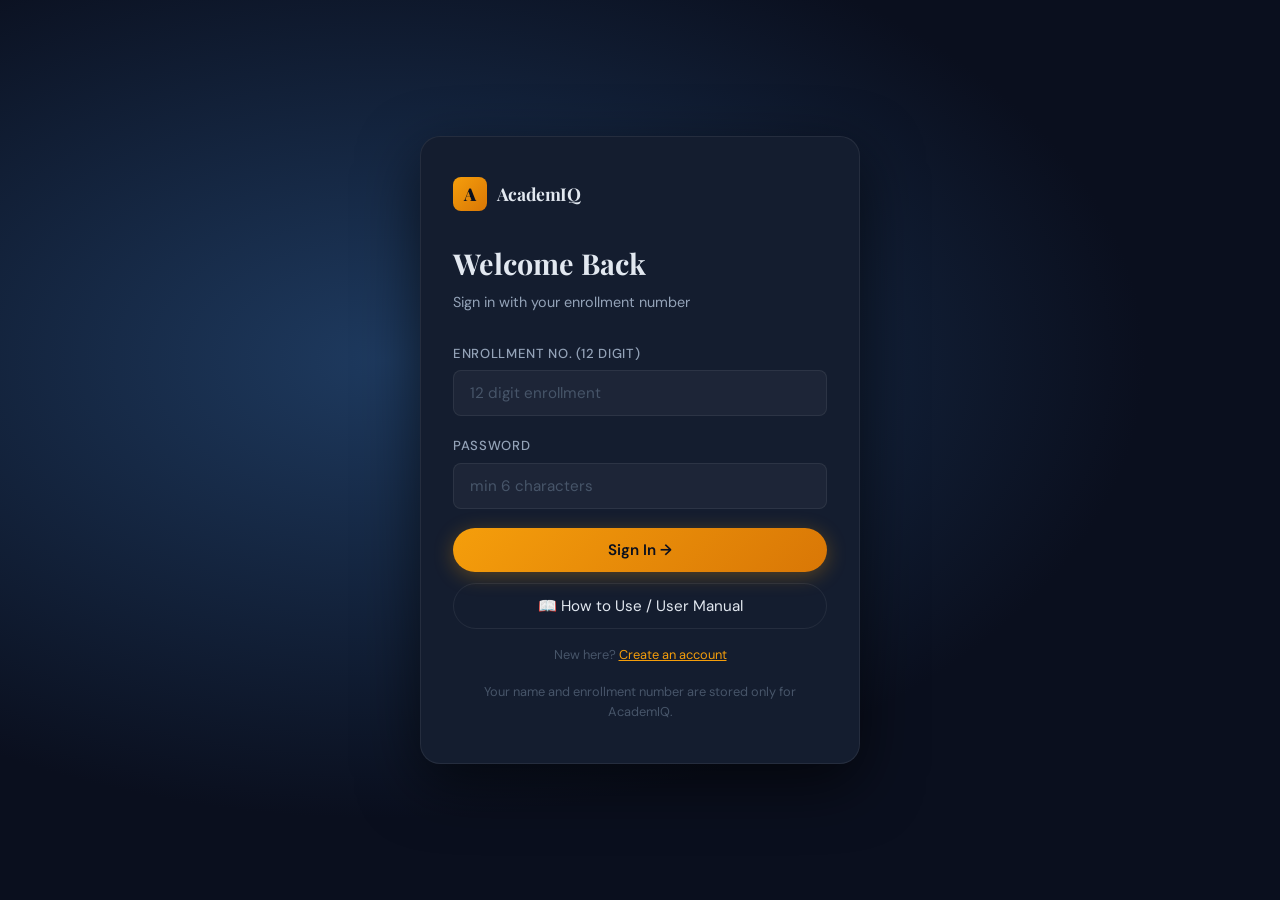
<file: index.html>
<!DOCTYPE html>
<html lang="en">

<head>
    <meta charset="UTF-8" />
    <meta name="viewport" content="width=device-width, initial-scale=1.0" />
    <meta name="description" content="AcademIQ — GTU Diploma notes, old papers, assignments and quizzes for students.">
    <title>AcademIQ — Student Learning Hub</title>
    <link rel="stylesheet" href="style.css" />
    <link rel="preconnect" href="https://fonts.googleapis.com" />
    <link
        href="https://fonts.googleapis.com/css2?family=Playfair+Display:wght@700;900&family=DM+Sans:wght@300;400;500;600&family=DM+Mono:wght@400;500&family=Noto+Sans+Gujarati:wght@400;500;600&display=swap"
        rel="stylesheet" />
    <link rel="icon" type="image/png" href="image.png">
    <link rel="manifest" href="manifest.webmanifest">
    <link rel="apple-touch-icon" href="apple-touch-icon.png">
    <meta name="theme-color" content="#0a0f1e">
    <meta name="apple-mobile-web-app-capable" content="yes">
    <meta name="apple-mobile-web-app-title" content="AcademIQ">
</head>

<body>

    <!-- ══════════════════════════════════════
     LOGIN OVERLAY
══════════════════════════════════════ -->
    <div id="loginOverlay" class="login-overlay">
        <div class="login-card">
            <div class="login-logo">
                <span class="logo-mark">A</span>
                <span class="logo-text">AcademIQ</span>
            </div>
            <h2 class="login-title" id="authTitle">Welcome Back</h2>
            <p class="login-sub">Sign in with your enrollment number</p>
            <div class="form-group"><label>Enrollment No. (12 digit)</label><input type="text" id="loginEnroll"
                    inputmode="numeric" maxlength="12" placeholder="12 digit enrollment" autocomplete="username" />
            </div>
            <div class="form-group hidden" id="regOnly"><label>Full Name</label><input type="text" id="loginName"
                    maxlength="40" placeholder="Your full name" autocomplete="name" /></div>
            <div class="form-group"><label>Password</label><input type="password" id="loginPassword"
                    placeholder="min 6 characters" autocomplete="current-password" /></div>
            <div class="form-group hidden" id="regOnly2"><label>Confirm Password</label><input type="password"
                    id="loginPassword2" placeholder="Re-enter password" autocomplete="new-password" /></div>
            <div id="loginError" class="login-error hidden"></div>
            <button class="btn-primary full-width" id="authBtn" onclick="handleLogin()">Sign In →</button>
            <button type="button" class="btn-ghost manual-btn" onclick="openManual(this)">📖 How to Use / User
                Manual</button>
            <p class="login-hint" id="authSwitch">New here? <a href="#"
                    onclick="setAuthMode('register');return false">Create an account</a></p>
            <p class="login-hint">Your name and enrollment number are stored only for AcademIQ.</p>
        </div>
    </div>

    <!-- ══════════════════════════════════════
     MAIN APP
══════════════════════════════════════ -->
    <div id="app" class="app hidden">

        <!-- HEADER -->
        <header class="site-header">
            <div class="header-inner">
                <div class="header-logo">
                    <span class="logo-mark">A</span>
                    <span class="logo-text">AcademIQ</span>
                </div>
                <nav class="header-nav">
                    <a href="#home" class="nav-link active" data-section="home">Home</a>
                    <a href="#notes" class="nav-link" data-section="notes">Notes</a>
                    <a href="#quiz" class="nav-link" data-section="quiz">Quiz</a>
                    <a href="#leaderboard" class="nav-link" data-section="leaderboard">Leaderboard</a>
                </nav>
                <div class="header-user">
                    <span class="user-pill" id="headerUsername"></span>
                    <button class="btn-outline-sm" onclick="handleLogout()">Logout</button>
                </div>
                <button class="hamburger" id="hamburger" onclick="toggleMobileMenu()" aria-label="Open menu">
                    <span></span><span></span><span></span>
                </button>
            </div>
            <div class="mobile-menu hidden" id="mobileMenu">
                <a href="#home" class="mob-link" onclick="navTo('home')">Home</a>
                <a href="#notes" class="mob-link" onclick="navTo('notes')">Notes</a>
                <a href="#quiz" class="mob-link" onclick="navTo('quiz')">Quiz</a>
                <a href="#leaderboard" class="mob-link" onclick="navTo('leaderboard')">Leaderboard</a>
                <button class="btn-outline-sm" onclick="handleLogout()">Logout</button>
            </div>
        </header>

        <!-- ══════════════════════════════════════
       SECTION: HOME
  ══════════════════════════════════════ -->
        <section id="home" class="section active">
            <div class="hero">
                <div class="hero-bg">
                    <div class="orb orb1"></div>
                    <div class="orb orb2"></div>
                    <div class="grid-overlay"></div>
                </div>
                <div class="hero-content">
                    <div class="hero-badge">✦ Your Learning Companion</div>
                    <h1 class="hero-title">
                        Study Smarter.<br />
                        <em>Achieve More.</em>
                    </h1>
                    <p class="hero-sub">Access curated notes, challenge yourself with quizzes,<br />and track your
                        academic
                        journey — all in one place.</p>
                    <div class="hero-actions">
                        <button class="btn-primary" onclick="navTo('notes')">Browse Notes →</button>
                        <button class="btn-ghost" onclick="navTo('quiz')">Take a Quiz</button>
                    </div>
                    <p class="hero-credit">Created by <strong>Sujal Kalena</strong> · AcademIQ Platform</p>
                </div>
                <div class="hero-stats">
                    <div class="stat-card">
                        <span class="stat-num" id="statNotes">60+</span>
                        <span class="stat-label">Study Notes</span>
                    </div>
                    <div class="stat-card">
                        <span class="stat-num" id="statQuiz">4</span>
                        <span class="stat-label">Quiz Subjects</span>
                    </div>
                    <div class="stat-card">
                        <span class="stat-num" id="homeUserScore">—</span>
                        <span class="stat-label">Your Best Score</span>
                    </div>
                </div>
            </div>

            <!-- Features -->
            <div class="features-section">
                <h2 class="section-title">Everything You Need to Excel</h2>
                <div class="features-grid">
                    <div class="feature-card">
                        <div class="feature-icon">📚</div>
                        <h3>Structured Notes</h3>
                        <p>Well-organized notes across multiple subjects, available for download anytime.</p>
                    </div>
                    <div class="feature-card">
                        <div class="feature-icon">🧠</div>
                        <h3>Interactive Quizzes</h3>
                        <p>Test your knowledge with MCQ quizzes and get instant, detailed feedback.</p>
                    </div>
                    <div class="feature-card">
                        <div class="feature-icon">🏆</div>
                        <h3>Live Leaderboard</h3>
                        <p>See how you rank among peers and stay motivated to improve your scores.</p>
                    </div>
                    <div class="feature-card">
                        <div class="feature-icon">📈</div>
                        <h3>Progress Tracking</h3>
                        <p>Your scores are saved locally so you can monitor improvement over time.</p>
                    </div>
                </div>
            </div>
        </section>

        <!-- ══════════════════════════════════════
       SECTION: NOTES
  ══════════════════════════════════════ -->
        <section id="notes" class="section hidden">
            <div class="section-inner">
                <div class="section-header">
                    <h2 class="section-title">Study Notes</h2>
                    <p class="section-sub">view, and download notes across subjects</p>
                </div>

                <!-- Upload Panel -->
                <!--<div class="upload-panel">
          <div class="upload-zone" id="uploadZone">
            <div class="upload-icon">⬆</div>
            <p>Drop a PDF or TXT file here, or <label for="fileInput" class="upload-link">browse</label></p>
            <input type="file" id="fileInput" accept=".pdf,.txt" onchange="handleFileUpload(event)"
              style="display:none" />
            <span class="upload-hint">Supported: PDF, TXT · Max 10 MB</span>
          </div>
          <div id="uploadStatus" class="upload-status hidden"></div>
        </div>-->

                <div class="notes-tools"><input id="notesSearch" type="search"
                        placeholder="🔍 Search notes, papers, assignments…" oninput="renderNotes()"
                        aria-label="Search notes"><select id="notesSort" onchange="renderNotes()" aria-label="Sort">
                        <option value="new">Newest first</option>
                        <option value="old">Oldest first</option>
                        <option value="az">A → Z</option>
                        <option value="za">Z → A</option>
                        <option value="subject">Subject</option>
                        <option value="type">Type</option>
                    </select><button class="btn-primary" onclick="openAddNote()">➕ Add Note</button><span
                        id="notesCount" class="notes-count"></span></div>
                <!-- Semester bar (built by JS) -->
                <div class="sem-bar" id="semBar" role="group" aria-label="Choose semester"></div>
                <!-- Filter Bar -->
                <div class="filter-bar">
                    <button class="filter-btn active" onclick="filterNotes('all', this)" data-subj="all">All</button>
                    <button class="filter-btn" onclick="filterNotes('JAVA', this)"
                        data-subj="JAVA">JAVA(DI030032021)</button>
                    <button class="filter-btn" onclick="filterNotes('DSA', this)"
                        data-subj="DSA">DSA(DI030032031)</button>
                    <button class="filter-btn" onclick="filterNotes('DLD', this)"
                        data-subj="DLD">DLD(DI03000111)</button>
                    <button class="filter-btn" onclick="filterNotes('PEC', this)"
                        data-subj="PEC">PEC(DI03000121)</button>
                    <button class="filter-btn" onclick="filterNotes('CN', this)" data-subj="CN">CN(DI03000131)</button>
                    <button class="filter-btn" onclick="filterNotes('maths-1', this)"
                        data-subj="maths-1">MATHEMATICS-I</button>
                    <button class="filter-btn" onclick="filterNotes('applied-maths', this)"
                        data-subj="applied-maths">APPLIED MATHEMATICS</button>
                    <button class="filter-btn" onclick="filterNotes('chemistry', this)"
                        data-subj="chemistry">ENGINEERING CHEMISTRY</button>
                    <button class="filter-btn" onclick="filterNotes('environment', this)"
                        data-subj="environment">ENVIRONMENT &amp;
                        SUSTAINABILITY</button>
                    <button class="filter-btn" onclick="filterNotes('cpd', this)" data-subj="cpd">CONTRIBUTOR
                        PERSONALITY
                        DEVELOPMENT</button>
                    <button class="filter-btn" onclick="filterNotes('python', this)" data-subj="python">PYTHON
                        PROGRAMMING</button>
                    <button class="filter-btn" onclick="filterNotes('cse', this)" data-subj="cse">COMMUNICATION SKILLS
                        IN
                        ENGLISH</button>
                    <button class="filter-btn" onclick="filterNotes('phy', this)" data-subj="phy">MODERN
                        PHYSICS</button>
                    <button class="filter-btn" onclick="filterNotes('foe', this)" data-subj="foe">FUNDAMENTALS OF
                        ELECTRONICS</button>
                </div>

                <!-- Notes Grid -->
                <div class="notes-grid" id="notesGrid">
                    <!-- Populated by JS -->
                </div>
            </div>
        </section>

        <!-- ══════════════════════════════════════
       SECTION: QUIZ
  ══════════════════════════════════════ -->
        <section id="quiz" class="section hidden">
            <div class="section-inner">

                <!-- Quiz Home (subject selection) -->
                <div id="quizHome">
                    <div class="section-header">
                        <h2 class="section-title">Choose Your Quiz</h2>
                        <p class="section-sub">Select a subject and test your knowledge</p>
                    </div>
                    <div class="quiz-subject-grid" id="quizSubjectGrid">
                        <!-- Populated by JS -->
                    </div>
                </div>

                <!-- Quiz Player -->
                <div id="quizPlayer" class="hidden">
                    <div class="quiz-header">
                        <button class="btn-ghost-sm" onclick="exitQuiz()">← Back</button>
                        <span class="quiz-subject-label" id="quizSubjectLabel"></span>
                        <span class="quiz-progress-label" id="quizProgressLabel"></span>
                    </div>
                    <div class="quiz-progress-bar">
                        <div class="quiz-progress-fill" id="quizProgressFill"></div>
                    </div>
                    <div class="quiz-card" id="quizCard">
                        <p class="question-num" id="questionNum"></p>
                        <h3 class="question-text" id="questionText"></h3>
                        <div class="options-grid" id="optionsGrid"></div>
                        <div class="quiz-actions">
                            <button class="btn-primary" id="nextBtn" onclick="nextQuestion()" disabled>Next →</button>
                        </div>
                    </div>
                </div>

                <!-- Quiz Results -->
                <div id="quizResults" class="hidden">
                    <div class="results-card">
                        <div class="results-icon" id="resultsIcon"></div>
                        <h2 id="resultsTitle"></h2>
                        <div class="score-display">
                            <span class="score-big" id="scoreBig"></span>
                            <span class="score-denom" id="scoreDenom"></span>
                        </div>
                        <p class="score-percent" id="scorePercent"></p>
                        <div id="smartFeedback"></div>
                        <div class="results-breakdown" id="resultsBreakdown"></div>
                        <div class="results-actions">
                            <button class="btn-primary" onclick="retryQuiz()">Try Again</button>
                            <button class="btn-ghost" onclick="exitQuiz()">Choose Another</button>
                            <button class="btn-ghost" onclick="navTo('leaderboard')">Leaderboard 🏆</button>
                        </div>
                    </div>
                </div>

            </div>
        </section>

        <!-- ══════════════════════════════════════
       SECTION: LEADERBOARD
  ══════════════════════════════════════ -->
        <section id="leaderboard" class="section hidden">
            <div class="section-inner">
                <div class="section-header">
                    <h2 class="section-title">🏆 Leaderboard</h2>
                    <p class="section-sub">Top performers across all quizzes</p>
                </div>

                <div class="filter-bar" id="lbTabs" style="margin-bottom:1rem"></div>
                <div class="filter-bar hidden" id="lbFilters" style="margin-bottom:1.5rem"></div>
                <div id="lbPanelRank">
                    <div class="podium-row" id="podiumRow"></div>
                    <div class="leaderboard-table-wrap">
                        <table class="leaderboard-table">
                            <thead id="lbHead"></thead>
                            <tbody id="leaderboardBody"></tbody>
                        </table>
                    </div>
                    <p class="lb-note">Ranking is by best percentage (quizzes with 20+ questions only). Ties are broken
                        by the number of questions. Overall points = the sum of your best % in each subject.</p>
                </div>
                <div id="lbPanelPeople" class="hidden">
                    <div class="lb-stats" id="peopleStats"></div>
                    <div class="leaderboard-table-wrap">
                        <table class="leaderboard-table">
                            <thead>
                                <tr>
                                    <th>#</th>
                                    <th>Student</th>
                                    <th>Quizzes taken</th>
                                    <th>Attempts</th>
                                    <th>Best %</th>
                                </tr>
                            </thead>
                            <tbody id="peopleBody"></tbody>
                        </table>
                    </div>
                </div>
            </div>
        </section>

        <!-- ══════════════════════════════════════
       FOOTER
  ══════════════════════════════════════ -->
        <footer class="site-footer">
            <div class="footer-inner">
                <div class="footer-logo">
                    <span class="logo-mark">A</span>
                    <span class="logo-text">AcademIQ</span>
                </div>
                <p class="footer-tagline">Thank you for visiting</p>
                <div class="footer-social" aria-label="Connect with the creator">
                    <a href="https://github.com/Jerry-48" target="_blank" rel="noopener noreferrer" aria-label="GitHub"
                        title="GitHub">
                        <svg viewBox="0 0 24 24" aria-hidden="true" focusable="false">
                            <path
                                d="M9 19c-5 1.5-5-2.5-7-3m14 6v-3.87a3.37 3.37 0 0 0-.94-2.61c3.14-.35 6.44-1.54 6.44-7A5.44 5.44 0 0 0 20 4.77 5.07 5.07 0 0 0 19.91 1S18.73.65 16 2.48a13.38 13.38 0 0 0-7 0C6.27.65 5.09 1 5.09 1A5.07 5.07 0 0 0 5 4.77a5.44 5.44 0 0 0-1.5 3.78c0 5.42 3.3 6.61 6.44 7A3.37 3.37 0 0 0 9 18.13V22" />
                        </svg>
                    </a>
                    <a href="https://linkedin.com/in/kalena-sujalkumar-06299b377" target="_blank"
                        rel="noopener noreferrer" aria-label="LinkedIn" title="LinkedIn">
                        <svg viewBox="0 0 24 24" aria-hidden="true" focusable="false">
                            <path d="M16 8a6 6 0 0 1 6 6v7h-4v-7a2 2 0 0 0-2-2 2 2 0 0 0-2 2v7h-4v-7a6 6 0 0 1 6-6z" />
                            <rect x="2" y="9" width="4" height="12" />
                            <circle cx="4" cy="4" r="2" />
                        </svg>
                    </a>
                    <a href="https://www.instagram.com/sujal_.48/" target="_blank" rel="noopener noreferrer"
                        aria-label="Instagram" title="Instagram">
                        <svg viewBox="0 0 24 24" aria-hidden="true" focusable="false">
                            <rect x="2" y="2" width="20" height="20" rx="5" ry="5" />
                            <path d="M16 11.37A4 4 0 1 1 12.63 8 4 4 0 0 1 16 11.37z" />
                            <line x1="17.5" y1="6.5" x2="17.51" y2="6.5" />
                        </svg>
                    </a>
                </div>
                <p class="footer-credit">Crafted with ♥ by <strong>Sujal Kalena</strong> · © 2026 AcademIQ</p>
                <p class="footer-credit">Educational materials on this website belong to their respective owners.

                    Original notes and resources are created and maintained by AcademIQ where indicated. Some study
                    materials are
                    sourced from publicly available educational resources and are shared with proper attribution for
                    educational
                    purposes only.

                    If you are a copyright owner and would like any content removed or updated, please contact us and
                    the request
                    will be addressed promptly.
                    <br>
                    Copyright concerns? Contact: <a href="mailto:sujalkalena35@gmail.com">sujalkalena35@gmail.com</a> ||
                    <a href="https://wa.me/918401542135" target="_blank">
                        WhatsApp
                    </a>
                </p>
                <div class="footer-links">
                    <a href="#home" onclick="navTo('home')">Home</a>
                    <a href="#notes" onclick="navTo('notes')">Notes</a>
                    <a href="#quiz" onclick="navTo('quiz')">Quiz</a>
                    <a href="#leaderboard" onclick="navTo('leaderboard')">Leaderboard</a>
                    <a href="#" onclick="openManual(this);return false">User Manual</a>
                </div>
            </div>
        </footer>

    </div><!-- /app -->

    <!-- Note Viewer Modal -->
    <div id="noteModal" class="modal-overlay hidden" onclick="closeNoteModal(event)">
        <div class="modal-card">
            <div class="modal-header">
                <h3 id="modalTitle"></h3>
                <button class="modal-close" onclick="closeNoteModalBtn()">✕</button>
            </div>
            <div class="modal-body" id="modalBody"></div>
        </div>
    </div>

    <!-- User Manual Modal -->
    <div id="manualModal" class="modal-overlay manual-overlay hidden" onclick="closeManual(event)">
        <div class="modal-card manual-card" role="dialog" aria-modal="true" aria-labelledby="manualTitle" tabindex="-1">
            <div class="modal-header">
                <h3 id="manualTitle">📖 AcademIQ User Manual</h3>
                <button type="button" class="modal-close" aria-label="Close user manual"
                    onclick="closeManual()">✕</button>
            </div>
            <div class="manual-body">
                <p class="manual-intro">AcademIQ gives you notes, old papers, quizzes and a leaderboard in one place.
                    Tap a heading to open it.</p>

                <details open>
                    <summary>1. Create your account (first time only)</summary>
                    <ol>
                        <li>On the sign-in screen, tap <b>Create an account</b>.</li>
                        <li>Enter your <b>12-digit enrollment number</b> (digits only, no spaces).</li>
                        <li>Enter your <b>full name</b> and a <b>password of at least 6 characters</b>, then type the
                            password again to confirm.</li>
                        <li>Tap <b>Register</b>. You are signed in automatically.</li>
                    </ol>
                    <p>Each enrollment number can be registered only once.</p>
                </details>

                <details>
                    <summary>2. Sign in</summary>
                    <ol>
                        <li>Enter your enrollment number and password, then tap <b>Sign In</b>.</li>
                        <li>You stay signed in for up to 6 hours. After 30 minutes without activity you are signed out
                            for safety (never in the middle of a quiz).</li>
                        <li>Your account works on one device at a time. Signing in on a second device signs out the
                            first.</li>
                    </ol>
                </details>

                <details>
                    <summary>3. Study notes</summary>
                    <ol>
                        <li>Open <b>Notes</b> from the menu.</li>
                        <li>Tap a <b>semester</b> chip (Sem 1, Sem 2, Sem 3 …) to see only that semester, then tap a
                            subject chip. Use the search box to find a file and the sort menu to reorder.</li>
                        <li>Tap <b>View</b> to read the PDF on the page, or <b>Download</b> to save it.</li>
                        <li>Tap <b>Add Note</b> to share a PDF (max 10 MB) or a Google Drive link. An admin checks every
                            submission before it appears, and you can send up to 5 per day.</li>
                        <li>Need a new semester? In Add Note choose <b>➕ New folder…</b> and start the name with the
                            semester, for example <b>Sem 4 - DBMS</b>. After approval a Sem 4 chip appears for everyone.
                        </li>
                    </ol>
                </details>

                <details>
                    <summary>4. Quizzes</summary>
                    <ol>
                        <li>Open <b>Quiz</b> and pick a subject.</li>
                        <li>Choose how many questions you want. Questions and answer options are shuffled every attempt.
                        </li>
                        <li>Tap one answer. It locks and shows whether it was right, then tap <b>Next</b>. You must
                            answer each question before moving on.</li>
                        <li>At the end you see your score and a question-by-question breakdown.</li>
                    </ol>
                    <p>Only quizzes with <b>20 or more questions</b> count towards the leaderboard. Shorter ones are
                        practice.</p>
                </details>

                <details>
                    <summary>5. Your Learning Report</summary>
                    <ul>
                        <li>After every quiz you get accuracy per topic, with a tag for each: <b>Needs revision</b>,
                            <b>Getting there</b> or <b>Strong</b>.
                        </li>
                        <li>A topic is a learning gap when you score below 50% on at least 2 of its questions.</li>
                        <li>For each gap, tap a recommended note to open it straight away, revise, then retake the quiz.
                        </li>
                    </ul>
                </details>

                <details>
                    <summary>6. Leaderboard</summary>
                    <ul>
                        <li><b>Overall Top 10</b> adds up your best percentage in each subject.</li>
                        <li><b>Subject Top 10</b> ranks the best scores in one subject.</li>
                        <li><b>Participants</b> shows how many students are using the quizzes. Your own row is marked
                            "(you)".</li>
                        <li>New scores can take a few seconds to appear.</li>
                    </ul>
                </details>

                <details>
                    <summary>7. FAQ and troubleshooting</summary>
                    <dl>
                        <dt>"Enrollment number must be exactly 12 digits"</dt>
                        <dd>Type only the 12 digits, with no spaces or letters.</dd>
                        <dt>"Incorrect password"</dt>
                        <dd>Check that Caps Lock is off and try again. If you have forgotten it, contact the admin
                            (details below).</dd>
                        <dt>"This enrollment number is already registered"</dt>
                        <dd>Use <b>Sign in</b> instead. If you never registered it yourself, tell the admin.</dd>
                        <dt>"This enrollment number is not registered"</dt>
                        <dd>Tap <b>Create an account</b> first.</dd>
                        <dt>"Too many failed attempts"</dt>
                        <dd>Wait 10 minutes, then try again.</dd>
                        <dt>"Signed out on another device" or "session expired"</dt>
                        <dd>Just sign in again. This happens after 30 idle minutes, 6 hours, or a sign-in on another
                            device.</dd>
                        <dt>"Unable to reach the server"</dt>
                        <dd>Check your internet connection and retry. If many students are online at once it can be
                            slow, so wait a moment and try again.</dd>
                        <dt>A PDF does not show</dt>
                        <dd>Tap <b>Open in a new tab</b> under the viewer, or use <b>Download</b>.</dd>
                        <dt>Quizzes did not load</dt>
                        <dd>Refresh the page. If it keeps happening, tell the admin.</dd>
                        <dt>My score is not on the leaderboard</dt>
                        <dd>The quiz needs 20 or more questions, and the board can take a few seconds to update.</dd>
                    </dl>
                    <p>Still stuck? Email <a href="mailto:sujalkalena35@gmail.com">sujalkalena35@gmail.com</a> and
                        include your enrollment number (never your password).</p>
                </details>
            </div>
        </div>
    </div>

    <script src="config.js"></script>
    <script src="app.js"></script>
    <script src="feedback.js"></script>
    <script>
        if ('serviceWorker' in navigator) navigator.serviceWorker.register('sw.js');
    </script>
</body>

</html>
</file>
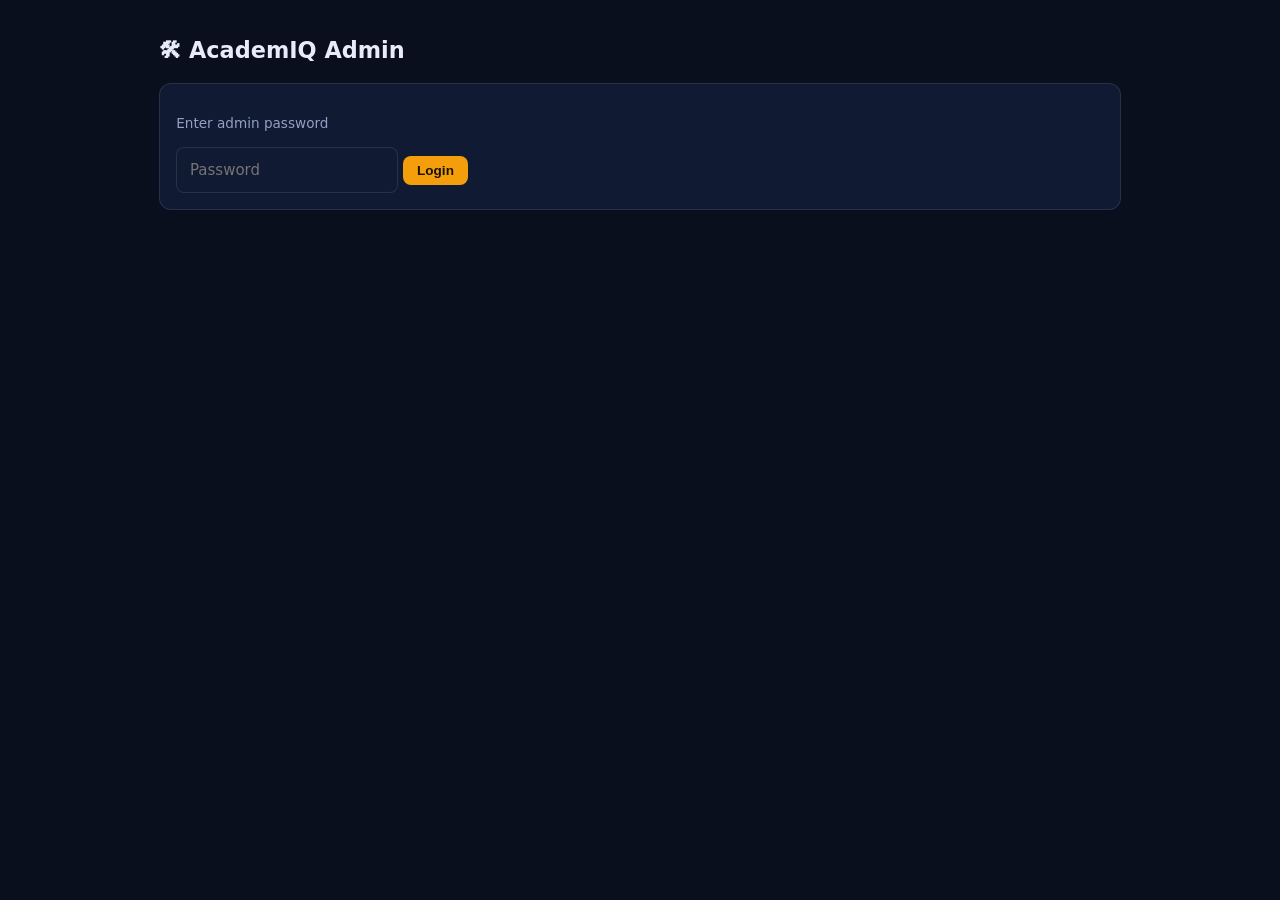
<file: admin.html>
<!DOCTYPE html>
<html lang="en">

<head>
  <meta charset="UTF-8">
  <meta name="viewport" content="width=device-width,initial-scale=1">
  <meta name="robots" content="noindex">
  <link rel="icon" type="image/png" href="image.png">
  <title>AcademIQ Admin</title>
  <style>
    :root {
      --bg: #0a0f1e;
      --card: #111a33;
      --bd: rgba(255, 255, 255, .1);
      --tx: #e8ecf8;
      --dim: #93a0c4;
      --am: #f59e0b
    }

    * {
      box-sizing: border-box
    }

    body {
      margin: 0 auto;
      background: var(--bg);
      color: var(--tx);
      font: 15px/1.5 system-ui, 'Noto Sans Gujarati', sans-serif;
      padding: 1.2rem;
      max-width: 1000px
    }

    h1 {
      font-size: 1.4rem
    }

    textarea,
    select {
      padding: .65rem .8rem;
      border-radius: 8px;
      border: 1px solid var(--bd);
      background: var(--card);
      color: var(--tx);
      font: inherit
    }

    input {
      padding: .65rem .8rem;
      border-radius: 8px;
      border: 1px solid var(--bd);
      background: var(--card);
      color: var(--tx);
      font: inherit
    }

    button,
    .b {
      padding: .45rem .9rem;
      border: 0;
      border-radius: 8px;
      background: var(--am);
      color: #1a1200;
      font-weight: 700;
      cursor: pointer;
      text-decoration: none;
      display: inline-block;
      font-size: .85rem
    }

    .g {
      background: var(--card);
      color: var(--tx);
      border: 1px solid var(--bd)
    }

    .r {
      background: #ef444422;
      color: #fca5a5
    }

    .ok {
      background: #10b98122;
      color: #6ee7b7
    }

    .tabs button {
      margin: 0 .4rem .6rem 0
    }

    .tabs .on {
      background: var(--am);
      color: #1a1200
    }

    .tabs button:not(.on) {
      background: var(--card);
      color: var(--tx);
      border: 1px solid var(--bd)
    }

    .card {
      background: var(--card);
      border: 1px solid var(--bd);
      border-radius: 12px;
      padding: 1rem;
      margin: .8rem 0;
      overflow-x: auto
    }

    .dim {
      color: var(--dim);
      font-size: .85rem
    }

    table {
      width: 100%;
      border-collapse: collapse;
      font-size: .88rem
    }

    td,
    th {
      padding: .5rem .6rem;
      border-bottom: 1px solid var(--bd);
      text-align: left;
      vertical-align: top
    }
  </style>
</head>

<body>
  <h1>🛠 AcademIQ Admin</h1>
  <div id="login" class="card">
    <p class="dim">Enter admin password</p><input type="password" id="pw" placeholder="Password"> <button
      onclick="doLogin()">Login</button> <span id="lerr" class="dim"></span>
  </div>
  <div id="panel" style="display:none">
    <div class="tabs" id="tabs"></div>
    <div id="body"></div> <button class="g" onclick="logout()">Logout</button>
  </div>
  <script src="config.js"></script>
  <script>
    const $ = id => document.getElementById(id);
    const esc = s => String(s ?? '').replace(/[&<>"']/g, c => ({ '&': '&amp;', '<': '&lt;', '>': '&gt;', '"': '&quot;', "'": '&#39;' }[c]));
    const fmt = d => { const x = new Date(d); return isNaN(x) ? '' : x.toLocaleString(); };
    let T = sessionStorage.getItem('aq_admin') || '', tab = 'pending';
    async function api(b) { const t = await (await fetch(GOOGLE_SCRIPT_URL, { method: 'POST', body: JSON.stringify(b) })).text(); try { return JSON.parse(t); } catch (e) { throw new Error('Unexpected server response. Check the URL in config.js.'); } }
    async function adm(a, d = {}) { const r = await api({ action: a, token: T, ...d }); if (!r.ok) { if (r.error === 'auth') logout(); throw new Error(r.error); } return r; }
    function show() { $('login').style.display = T ? 'none' : ''; $('panel').style.display = T ? '' : 'none'; if (T) render(); }
    function logout() { T = ''; sessionStorage.removeItem('aq_admin'); show(); }
    async function doLogin() {
      $('lerr').textContent = '…';
      try { const r = await api({ action: 'adminLogin', password: $('pw').value }); if (!r.ok) { $('lerr').textContent = r.error === 'locked' ? 'Too many attempts. Try again in 10 minutes.' : 'Incorrect password.'; return; } T = r.token; sessionStorage.setItem('aq_admin', T); $('pw').value = ''; show(); }
      catch (e) { $('lerr').textContent = e.message; }
    }
    $('pw').addEventListener('keydown', e => { if (e.key === 'Enter') doLogin(); });
    const view = n => n.fileId ? `https://drive.google.com/file/d/${encodeURIComponent(n.fileId)}/view` : '#';
    async function render() {
      $('tabs').innerHTML = [['pending', '⏳ Pending'], ['approved', '📄 Approved notes'], ['users', '👥 Students'], ['gaps', '📉 Learning gaps'], ['feedback', '💬 Feedback'], ['logins', '🕑 Logins'], ['cleanup', '🧹 Cleanup']].map(([k, l]) => `<button class="${k === tab ? 'on' : ''}" onclick="tab='${k}';render()">${l}</button>`).join('');
      $('body').innerHTML = '<p class="dim">Loading…</p>';
      try {
        if (tab === 'pending' || tab === 'approved') {
          const r = await adm(tab), pend = tab === 'pending';
          $('body').innerHTML = `<div class="card"><b>${r.rows.length}</b> ${pend ? 'pending requests' : 'approved notes'}<table><tbody>${r.rows.map(n => `<tr><td><b>${esc(n.title)}</b><br><span class="dim">${esc(n.subject)} · ${esc(n.type)} · ${esc(n.by)} (${esc(n.enrollment)}) · ${esc(fmt(n.added))}</span></td><td style="white-space:nowrap"><a class="b g" target="_blank" rel="noopener" href="${view(n)}">👁 Preview</a> ${pend ? `<button class="ok" onclick="act('approve','${esc(n.id)}')">✅ Approve</button> <button class="r" onclick="act('reject','${esc(n.id)}')">❌ Reject</button>` : `<button class="r" onclick="act('deleteNote','${esc(n.id)}')">🗑 Delete</button>`}</td></tr>`).join('') || '<tr><td class="dim">Nothing here</td></tr>'}</tbody></table></div>`;
        } else if (tab === 'users') {
          const r = await adm('users');
          $('body').innerHTML = `<div class="card"><b>${r.rows.length}</b> registered students<table><thead><tr><th>Enrollment</th><th>Name</th><th>Registered</th><th>Last login</th><th></th></tr></thead><tbody>${r.rows.map(u => `<tr><td>${esc(u.enrollment)}</td><td>${esc(u.name)}</td><td>${esc(fmt(u.created))}</td><td>${esc(fmt(u.lastLogin))}</td><td><button class="r" onclick="reset('${esc(u.enrollment)}')">Reset</button></td></tr>`).join('')}</tbody></table><p class="dim">Reset deletes the enrollment registration. The student can register again with a new password.</p></div>`;
        } else if (tab === 'feedback') {
          const r = await adm('feedbacks'), n = r.rows.length, avg = n ? (r.rows.reduce((s, x) => s + Number(x.rating || 0), 0) / n).toFixed(1) : '–';
          const dist = [5, 4, 3, 2, 1].map(k => `${k}★ ${r.rows.filter(x => Number(x.rating) === k).length}`).join(' &nbsp; ');
          $('body').innerHTML = `<div class="card"><b>${n}</b> feedback messages &nbsp;·&nbsp; average rating <b>${avg} / 5</b><br><span class="dim">${dist}</span></div>
      <div class="card"><table><thead><tr><th>Time</th><th>Student</th><th>Rating</th><th>Type</th><th>Message</th><th>Where</th></tr></thead><tbody>${r.rows.map(x => `<tr><td>${esc(fmt(x.time))}</td><td>${esc(x.name)} <span class="dim">(${esc(x.enrollment)})</span></td><td>${'★'.repeat(Number(x.rating) || 0)}</td><td>${esc(x.category)}</td><td>${esc(x.message)}</td><td class="dim">${esc(x.context)}</td></tr>`).join('') || '<tr><td class="dim">No feedback yet</td></tr>'}</tbody></table></div>`;
        } else if (tab === 'cleanup') {
          renderCleanup();
        } else if (tab === 'gaps') {
          const r = await adm('gaps'), cnt = {};
          r.rows.forEach(x => String(x.weak || '').split(',').map(t => t.trim()).filter(Boolean).forEach(t => { const k = x.quiz + ' → ' + t; cnt[k] = (cnt[k] || 0) + 1; }));
          const top = Object.entries(cnt).sort((p, q) => q[1] - p[1]).slice(0, 12);
          $('body').innerHTML = `<div class="card"><b>Most common weak topics</b> <span class="dim">(last ${r.rows.length} quiz attempts)</span><table><tbody>${top.map(([k, n]) => `<tr><td>${esc(k)}</td><td>${n} attempts</td></tr>`).join('') || '<tr><td class="dim">No data yet</td></tr>'}</tbody></table></div>
      <div class="card"><b>Recent attempts</b><table><thead><tr><th>Time</th><th>Student</th><th>Quiz</th><th>Score</th><th>Weak topics</th></tr></thead><tbody>${r.rows.slice(0, 100).map(x => `<tr><td>${esc(fmt(x.time))}</td><td>${esc(x.name)} <span class="dim">(${esc(x.enrollment)})</span></td><td>${esc(x.quiz)}</td><td>${esc(x.score)}/${esc(x.total)} (${esc(x.pct)}%)</td><td>${esc(x.weak || '—')}</td></tr>`).join('')}</tbody></table></div>`;
        } else {
          const r = await adm('logins');
          $('body').innerHTML = `<div class="card"><b>Last ${r.rows.length}</b><table><thead><tr><th>Time</th><th>Enrollment</th><th>Name</th><th>Action</th><th>Browser</th></tr></thead><tbody>${r.rows.map(x => `<tr><td>${esc(fmt(x[0]))}</td><td>${esc(x[1])}</td><td>${esc(x[2])}</td><td>${esc(x[3])}</td><td class="dim">${esc(String(x[4]).slice(0, 50))}</td></tr>`).join('')}</tbody></table></div>`;
        }
      } catch (e) { $('body').innerHTML = `<div class="card">❌ ${esc(e.message)}</div>`; }
    }

    /* ───── Cleanup: delete test data (preview → confirm) ───── */
    let cuPreview = '';
    function renderCleanup() {
      cuPreview = '';
      $('body').innerHTML = `<div class="card"><b>🧹 Delete test data</b>
    <p class="dim">Rows are removed from every sheet that references the student, so nothing is left orphaned. Headers and sheet structure are never touched. This cannot be undone: always run Preview first.</p>
    <p><label>What to delete<br><select id="cuMode" onchange="cuToggle()"><option value="enrollments">Specific students (enrollment numbers)</option><option value="before">Everything created before a date</option><option value="allScores">All quiz results only (keep accounts)</option></select></label></p>
    <p id="cuEnrRow"><label>Enrollment numbers (one per line or comma separated)<br><textarea id="cuEnr" rows="4" style="width:100%" placeholder="123456789012"></textarea></label></p>
    <p id="cuDateRow" style="display:none"><label>Delete everything dated before<br><input type="date" id="cuDate"></label></p>
    <p id="cuScopeRow"><label>Scope<br><select id="cuScope"><option value="all">Accounts + logins + quiz results + feedback</option><option value="scores">Quiz results only (keep accounts)</option></select></label></p>
    <p id="cuNotesRow"><label><input type="checkbox" id="cuNotes" style="width:auto"> Also delete notes they submitted (uploaded files go to Drive trash)</label></p>
    <button onclick="cuRunPreview()">Preview</button> <span id="cuMsg" class="dim"></span>
    <div id="cuResult"></div></div>`;
    }
    function cuToggle() {
      const m = $('cuMode').value;
      $('cuEnrRow').style.display = m === 'enrollments' ? '' : 'none';
      $('cuDateRow').style.display = m === 'before' ? '' : 'none';
      $('cuScopeRow').style.display = $('cuNotesRow').style.display = m === 'allScores' ? 'none' : '';
    }
    function cuParams() {
      const mode = $('cuMode').value, p = { mode, scope: $('cuScope').value, includeNotes: $('cuNotes').checked };
      if (mode === 'enrollments') p.enrollments = $('cuEnr').value.split(/[\s,;]+/).filter(Boolean);
      if (mode === 'before') p.before = $('cuDate').value;
      return p;
    }
    async function cuRunPreview() {
      const p = cuParams(), msg = $('cuMsg'); msg.textContent = 'Checking…'; $('cuResult').innerHTML = '';
      try {
        const r = await adm('purgePreview', p), total = Object.values(r.counts).reduce((a, b) => a + b, 0);
        cuPreview = JSON.stringify(p); msg.textContent = '';
        $('cuResult').innerHTML = `<table><tbody>${Object.entries(r.counts).map(([k, n]) => `<tr><td>${esc(k)}</td><td><b>${n}</b> rows</td></tr>`).join('')}</tbody></table>
      ${r.sample.length ? `<p class="dim">Accounts that will be deleted: ${r.sample.map(u => esc(u.name) + ' (' + esc(u.enrollment) + ')').join(', ')}${r.sample.length === 15 ? ' …' : ''}</p>` : ''}
      ${total ? `<p><b>Confirm deletion of ${total} rows</b></p>
      <p><input type="password" id="cuPw" placeholder="Admin password"> <input id="cuConfirm" placeholder="Type DELETE" autocomplete="off"></p>
      <button class="r" id="cuGo" onclick="cuRun()">Delete permanently</button>` : '<p class="dim">Nothing matches, so there is nothing to delete.</p>'}`;
      } catch (e) { msg.textContent = '❌ ' + e.message; }
    }
    async function cuRun() {
      const p = cuParams();
      if (JSON.stringify(p) !== cuPreview) { $('cuMsg').textContent = 'You changed the options. Run Preview again.'; return; }
      const btn = $('cuGo'); btn.disabled = true; $('cuMsg').textContent = 'Deleting…';
      try {
        const r = await adm('purgeRun', { ...p, password: $('cuPw').value, confirm: $('cuConfirm').value.trim() });
        $('cuMsg').textContent = '';
        $('cuResult').innerHTML = `<p class="ok" style="padding:.6rem;border-radius:8px">✅ Deleted: ${Object.entries(r.counts).map(([k, n]) => esc(k) + ' ' + n).join(' · ')}</p>`;
        cuPreview = '';
      } catch (e) { $('cuMsg').textContent = '❌ ' + e.message; btn.disabled = false; }
    }
    async function act(a, id) { if (a !== 'approve' && !confirm(a === 'reject' ? 'Reject this submission and remove the file from Drive?' : 'Delete this note?')) return; try { await adm(a, { id }); } catch (e) { alert(e.message); } render(); }
    async function reset(enrollment) { if (!confirm('Reset registration for ' + enrollment + '?')) return; try { await adm('resetUser', { enrollment }); } catch (e) { alert(e.message); } render(); }
    show();
  </script>
</body>

</html>
</file>
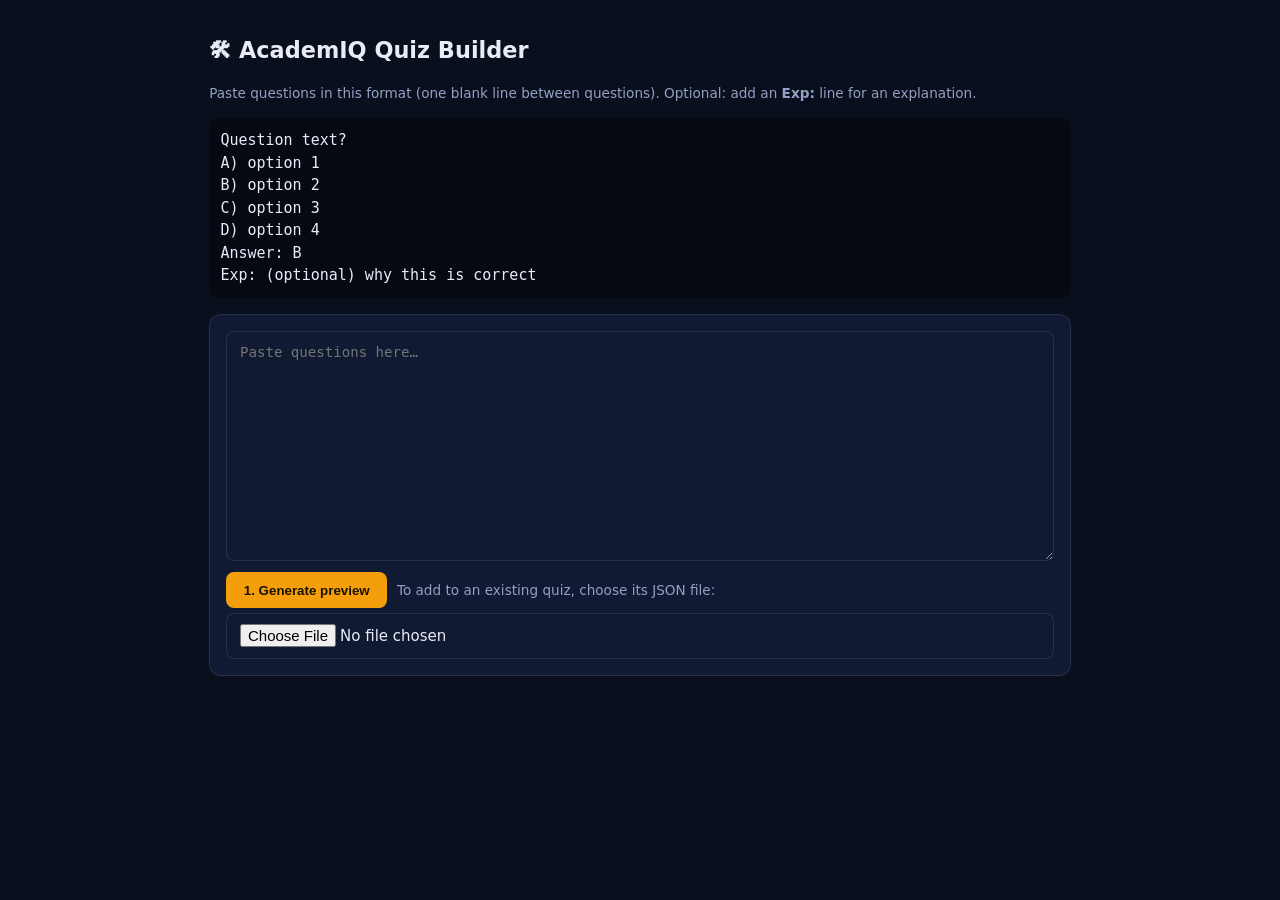
<file: quiz-builder.html>
<!DOCTYPE html>
<html lang="en">

<head>
  <meta charset="UTF-8">
  <meta name="viewport" content="width=device-width,initial-scale=1">
  <title>AcademIQ Quiz Builder</title>
  <link rel="icon" type="image/png" href="image.png">
  <style>
    :root {
      --bg: #0a0f1e;
      --card: #111a33;
      --bd: rgba(255, 255, 255, .1);
      --tx: #e8ecf8;
      --dim: #93a0c4;
      --am: #f59e0b
    }

    * {
      box-sizing: border-box
    }

    body {
      margin: 0;
      background: var(--bg);
      color: var(--tx);
      font: 15px/1.5 system-ui, 'Noto Sans Gujarati', sans-serif;
      padding: 1.2rem;
      max-width: 900px;
      margin: auto
    }

    h1 {
      font-size: 1.4rem
    }

    textarea,
    input {
      width: 100%;
      padding: .65rem .8rem;
      border-radius: 8px;
      border: 1px solid var(--bd);
      background: var(--card);
      color: var(--tx);
      font: inherit
    }

    textarea {
      min-height: 230px;
      font-family: ui-monospace, monospace;
      font-size: .88rem
    }

    button {
      padding: .65rem 1.1rem;
      border: 0;
      border-radius: 8px;
      background: var(--am);
      color: #1a1200;
      font-weight: 700;
      cursor: pointer;
      margin: .3rem .3rem .3rem 0
    }

    button.g {
      background: var(--card);
      color: var(--tx);
      border: 1px solid var(--bd)
    }

    .card {
      background: var(--card);
      border: 1px solid var(--bd);
      border-radius: 12px;
      padding: 1rem;
      margin: 1rem 0
    }

    .dim {
      color: var(--dim);
      font-size: .85rem
    }

    .q {
      border-bottom: 1px solid var(--bd);
      padding: .6rem 0
    }

    .ok {
      color: #34d399;
      font-weight: 700
    }

    .bad {
      color: #f87171
    }

    pre {
      white-space: pre-wrap;
      background: #0006;
      padding: .7rem;
      border-radius: 8px
    }
  </style>
</head>

<body>
  <h1>🛠 AcademIQ Quiz Builder</h1>
  <p class="dim">Paste questions in this format (one blank line between questions). Optional: add an <b>Exp:</b> line
    for an explanation.</p>
  <pre>Question text?
A) option 1
B) option 2
C) option 3
D) option 4
Answer: B
Exp: (optional) why this is correct</pre>
  <div class="card">
    <textarea id="txt" placeholder="Paste questions here…"></textarea>
    <button onclick="parse()">1. Generate preview</button>
    <label class="g"><span class="dim">To add to an existing quiz, choose its JSON file:</span> <input type="file"
        id="old" accept=".json"></label>
  </div>
  <div id="out"></div>
  <script>
    let bank = [];
    const $ = id => document.getElementById(id);
    const esc = s => String(s).replace(/[&<>"]/g, c => ({ '&': '&amp;', '<': '&lt;', '>': '&gt;', '"': '&quot;' }[c]));
    function parseText(t) {
      const out = [], errs = [];
      t.split(/\n\s*\n/).forEach((b, i) => {
        const L = b.trim().split('\n').map(s => s.trim()).filter(Boolean); if (!L.length) return;
        const ansL = L.find(l => /^(ans|answer)\s*[:=]/i.test(l)), expL = L.find(l => /^exp\s*[:=]/i.test(l));
        const optL = L.filter(l => /^[A-D][).:]\s*\S/i.test(l));
        const qText = L.filter(l => l !== ansL && l !== expL && !optL.includes(l)).join(' ');
        const ans = ansL ? 'ABCD'.indexOf((ansL.split(/[:=]/)[1] || '').trim()[0]?.toUpperCase()) : -1;
        if (!qText || optL.length !== 4 || ans < 0) { errs.push(`Block ${i + 1}: invalid format (needs 4 options A–D and an Answer line) → "${L[0].slice(0, 50)}"`); return; }
        const q = { q: qText, opts: optL.map(l => l.replace(/^[A-D][).:]\s*/i, '')), ans };
        if (expL) q.exp = expL.replace(/^exp\s*[:=]\s*/i, ''); out.push(q);
      });
      return { out, errs };
    }
    async function parse() {
      const { out, errs } = parseText($('txt').value);
      let base = [];
      const f = $('old').files[0];
      if (f) { try { base = JSON.parse(await f.text()); if (!Array.isArray(base)) throw 0; } catch (e) { alert('The selected file is not a valid quiz JSON array'); return; } }
      bank = [...base, ...out];
      const seen = {}, dups = [];
      bank.forEach((q, i) => { const k = q.q.toLowerCase().replace(/\s+/g, ' '); if (seen[k] !== undefined) dups.push(i + 1); else seen[k] = i; });
      $('out').innerHTML = `<div class="card"><b>${bank.length}</b> questions (${base.length} existing + ${out.length} new)
    ${errs.length ? `<p class="bad">${errs.map(esc).join('<br>')}</p>` : ''}
    ${dups.length ? `<p class="bad">⚠️ Duplicate questions: #${dups.join(', #')} (remove them and try again)</p>` : ''}
    <p class="dim">In each question, the <span class="ok">green</span> option is the correct answer. Please review carefully.</p>
    ${bank.map((q, i) => `<div class="q"><b>${i + 1}. ${esc(q.q)}</b><br>${q.opts.map((o, j) => `<span class="${j === q.ans ? 'ok' : ''}">${'ABCD'[j]}) ${esc(o)}</span>`).join(' &nbsp; ')}${q.exp ? `<br><span class="dim">💡 ${esc(q.exp)}</span>` : ''}</div>`).join('')}
    <p>Filename: <input id="fn" value="ddcet.json" style="max-width:260px"></p>
    <button onclick="dl()">⬇ Download JSON</button></div>`;
    }
    function dl() {
      const name = ($('fn').value.trim() || 'quiz.json').replace(/[^\w.-]/g, '-');
      const a = document.createElement('a');
      a.href = URL.createObjectURL(new Blob([JSON.stringify(bank, null, 1)], { type: 'application/json' }));
      a.download = name.endsWith('.json') ? name : name + '.json'; a.click();
    }
  </script>
</body>

</html>
</file>
<file: style.css>
/* ═══════════════════════════════════════════════════════
   AcademIQ — Style Sheet
   Academic Futurism: Navy · Amber · Glassmorphism
═══════════════════════════════════════════════════════ */

/* ── Variables ─────────────────────────────────────── */
:root {
  --navy: #0a0f1e;
  --navy-mid: #111827;
  --navy-card: #141d2f;
  --navy-light: #1e2d45;
  --amber: #f59e0b;
  --amber-glow: #fbbf24;
  --amber-dim: #92400e;
  --teal: #0ea5e9;
  --green: #10b981;
  --red: #ef4444;
  --text: #e2e8f0;
  --text-muted: #94a3b8;
  --text-dim: #475569;
  --border: rgba(255, 255, 255, 0.07);
  --glass: rgba(255, 255, 255, 0.04);
  --radius: 14px;
  --radius-sm: 8px;
  --shadow: 0 8px 32px rgba(0, 0, 0, 0.4);
  --shadow-lg: 0 20px 60px rgba(0, 0, 0, 0.6);
  --font-head: 'Playfair Display', Georgia, serif;
  --font-body: 'DM Sans', sans-serif;
  --font-mono: 'DM Mono', monospace;
  --transition: 0.25s cubic-bezier(0.4, 0, 0.2, 1);
}

/* ── Reset & Base ───────────────────────────────────── */
*,
*::before,
*::after {
  box-sizing: border-box;
  margin: 0;
  padding: 0;
}

html {
  scroll-behavior: smooth;
}

body {
  background: var(--navy);
  color: var(--text);
  font-family: var(--font-body);
  font-size: 16px;
  line-height: 1.6;
  overflow-x: hidden;
}

a {
  color: var(--amber);
  text-decoration: none;
}

img {
  max-width: 100%;
}

button {
  cursor: pointer;
  font-family: var(--font-body);
  border: none;
  outline: none;
}

.hidden {
  display: none !important;
}

/* ── Scrollbar ──────────────────────────────────────── */
::-webkit-scrollbar {
  width: 6px;
}

::-webkit-scrollbar-track {
  background: var(--navy);
}

::-webkit-scrollbar-thumb {
  background: var(--navy-light);
  border-radius: 3px;
}

/* ══════════════════════════════════════════════════════
   LOGIN OVERLAY
══════════════════════════════════════════════════════ */
.login-overlay {
  position: fixed;
  inset: 0;
  background: radial-gradient(ellipse at 30% 40%, #1e3a5f 0%, #0a0f1e 60%);
  display: flex;
  align-items: center;
  justify-content: center;
  z-index: 9999;
  animation: fadeIn 0.4s ease;
}

.login-card {
  background: var(--navy-card);
  border: 1px solid var(--border);
  border-radius: 20px;
  padding: 2.5rem 2rem;
  width: min(440px, 92vw);
  box-shadow: var(--shadow-lg);
  animation: slideUp 0.5s ease;
}

.login-logo {
  display: flex;
  align-items: center;
  gap: 0.6rem;
  margin-bottom: 1.8rem;
}

.login-title {
  font-family: var(--font-head);
  font-size: 1.8rem;
  font-weight: 700;
  margin-bottom: 0.3rem;
}

.login-sub {
  color: var(--text-muted);
  font-size: 0.9rem;
  margin-bottom: 1.8rem;
}

.form-group {
  margin-bottom: 1.2rem;
}

.form-group label {
  display: block;
  font-size: 0.82rem;
  font-weight: 500;
  color: var(--text-muted);
  margin-bottom: 0.4rem;
  letter-spacing: 0.05em;
  text-transform: uppercase;
}

.form-group input {
  width: 100%;
  background: var(--glass);
  border: 1px solid var(--border);
  border-radius: var(--radius-sm);
  padding: 0.75rem 1rem;
  color: var(--text);
  font-family: var(--font-body);
  font-size: 0.95rem;
  transition: border-color var(--transition);
}

.form-group input:focus {
  outline: none;
  border-color: var(--amber);
}

.form-group input::placeholder {
  color: var(--text-dim);
}

.login-error {
  background: rgba(239, 68, 68, 0.12);
  border: 1px solid rgba(239, 68, 68, 0.3);
  border-radius: var(--radius-sm);
  padding: 0.6rem 0.9rem;
  font-size: 0.85rem;
  color: #fca5a5;
  margin-bottom: 1rem;
}

.login-hint {
  text-align: center;
  font-size: 0.8rem;
  color: var(--text-dim);
  margin-top: 1rem;
}

.login-hint code {
  font-family: var(--font-mono);
  background: rgba(255, 255, 255, 0.06);
  padding: 1px 6px;
  border-radius: 4px;
  color: var(--amber);
}

/* ══════════════════════════════════════════════════════
   BUTTONS
══════════════════════════════════════════════════════ */
.btn-primary {
  background: linear-gradient(135deg, var(--amber) 0%, #d97706 100%);
  color: var(--navy);
  font-weight: 600;
  font-size: 0.95rem;
  padding: 0.75rem 1.8rem;
  border-radius: 50px;
  transition: transform var(--transition), box-shadow var(--transition);
  box-shadow: 0 4px 20px rgba(245, 158, 11, 0.3);
}

.btn-primary:hover {
  transform: translateY(-2px);
  box-shadow: 0 8px 30px rgba(245, 158, 11, 0.45);
}

.btn-primary:active {
  transform: translateY(0);
}

.btn-primary.full-width {
  width: 100%;
  display: block;
  text-align: center;
}

.btn-ghost {
  background: transparent;
  color: var(--text);
  border: 1px solid var(--border);
  font-size: 0.95rem;
  padding: 0.75rem 1.8rem;
  border-radius: 50px;
  transition: background var(--transition), border-color var(--transition);
}

.btn-ghost:hover {
  background: var(--glass);
  border-color: var(--text-muted);
}

.btn-ghost-sm {
  background: transparent;
  color: var(--text-muted);
  border: 1px solid var(--border);
  font-size: 0.82rem;
  padding: 0.45rem 1rem;
  border-radius: 50px;
  transition: all var(--transition);
}

.btn-ghost-sm:hover {
  color: var(--text);
  border-color: var(--text-muted);
}

.btn-outline-sm {
  background: transparent;
  color: var(--text-muted);
  border: 1px solid var(--border);
  font-size: 0.78rem;
  padding: 0.35rem 0.9rem;
  border-radius: 50px;
  transition: all var(--transition);
}

.btn-outline-sm:hover {
  border-color: var(--amber);
  color: var(--amber);
}

/* ══════════════════════════════════════════════════════
   LOGO MARK
══════════════════════════════════════════════════════ */
.logo-mark {
  display: inline-flex;
  align-items: center;
  justify-content: center;
  width: 34px;
  height: 34px;
  background: linear-gradient(135deg, var(--amber), #d97706);
  color: var(--navy);
  font-family: var(--font-head);
  font-weight: 900;
  font-size: 1.1rem;
  border-radius: 8px;
  flex-shrink: 0;
}

.logo-text {
  font-family: var(--font-head);
  font-weight: 700;
  font-size: 1.1rem;
  letter-spacing: -0.02em;
}

/* ══════════════════════════════════════════════════════
   HEADER
══════════════════════════════════════════════════════ */
.site-header {
  position: sticky;
  top: 0;
  z-index: 100;
  background: rgba(10, 15, 30, 0.85);
  backdrop-filter: blur(16px);
  border-bottom: 1px solid var(--border);
}

.header-inner {
  max-width: 1200px;
  margin: 0 auto;
  padding: 0.9rem 2rem;
  display: flex;
  align-items: center;
  gap: 2rem;
}

.header-logo {
  display: flex;
  align-items: center;
  gap: 0.6rem;
  flex-shrink: 0;
}

.header-nav {
  display: flex;
  gap: 0.3rem;
  flex: 1;
}

.nav-link {
  color: var(--text-muted);
  font-size: 0.88rem;
  font-weight: 500;
  padding: 0.45rem 0.9rem;
  border-radius: 50px;
  transition: all var(--transition);
}

.nav-link:hover,
.nav-link.active {
  color: var(--text);
  background: var(--glass);
}

.nav-link.active {
  color: var(--amber);
}

.header-user {
  display: flex;
  align-items: center;
  gap: 0.8rem;
  flex-shrink: 0;
}

.user-pill {
  font-size: 0.82rem;
  font-weight: 500;
  color: var(--text-muted);
  padding: 0.3rem 0.8rem;
  background: var(--glass);
  border: 1px solid var(--border);
  border-radius: 50px;
  max-width: 140px;
  overflow: hidden;
  text-overflow: ellipsis;
  white-space: nowrap;
}

.hamburger {
  display: none;
  flex-direction: column;
  gap: 5px;
  background: none;
  border: none;
  padding: 4px;
  margin-left: auto;
}

.hamburger span {
  display: block;
  width: 22px;
  height: 2px;
  background: var(--text);
  border-radius: 2px;
  transition: all var(--transition);
}

.mobile-menu {
  border-top: 1px solid var(--border);
  padding: 1rem 2rem;
  display: flex;
  flex-direction: column;
  gap: 0.5rem;
}

.mob-link {
  color: var(--text-muted);
  font-size: 0.95rem;
  padding: 0.6rem 0;
  border-bottom: 1px solid var(--border);
  transition: color var(--transition);
}

.mob-link:hover {
  color: var(--amber);
}

/* ══════════════════════════════════════════════════════
   APP / SECTIONS
══════════════════════════════════════════════════════ */
.app {
  min-height: 100vh;
  display: flex;
  flex-direction: column;
}

.section {
  flex: 1;
  animation: fadeIn 0.35s ease;
}

.section.hidden {
  display: none !important;
}

.section.active {
  display: block;
}

.section-inner {
  max-width: 1200px;
  margin: 0 auto;
  padding: 3rem 2rem 5rem;
}

.section-header {
  margin-bottom: 2.5rem;
}

.section-title {
  font-family: var(--font-head);
  font-size: clamp(1.8rem, 4vw, 2.6rem);
  font-weight: 700;
  line-height: 1.15;
  margin-bottom: 0.5rem;
}

.section-sub {
  color: var(--text-muted);
  font-size: 1rem;
}

/* ══════════════════════════════════════════════════════
   HERO
══════════════════════════════════════════════════════ */
.hero {
  position: relative;
  min-height: 90vh;
  display: flex;
  flex-direction: column;
  justify-content: center;
  align-items: center;
  text-align: center;
  overflow: hidden;
  padding: 6rem 2rem 3rem;
}

.hero-bg {
  position: absolute;
  inset: 0;
  z-index: 0;
  overflow: hidden;
}

.orb {
  position: absolute;
  border-radius: 50%;
  filter: blur(80px);
  opacity: 0.25;
  animation: drift 12s ease-in-out infinite alternate;
}

.orb1 {
  width: 600px;
  height: 600px;
  background: radial-gradient(circle, #1d4ed8, transparent);
  top: -150px;
  left: -100px;
}

.orb2 {
  width: 500px;
  height: 500px;
  background: radial-gradient(circle, #d97706, transparent);
  bottom: -100px;
  right: -100px;
  animation-delay: -6s;
}

.grid-overlay {
  position: absolute;
  inset: 0;
  background-image:
    linear-gradient(var(--border) 1px, transparent 1px),
    linear-gradient(90deg, var(--border) 1px, transparent 1px);
  background-size: 60px 60px;
  opacity: 0.4;
}

.hero-content {
  position: relative;
  z-index: 1;
  max-width: 760px;
}

.hero-badge {
  display: inline-block;
  background: rgba(245, 158, 11, 0.12);
  border: 1px solid rgba(245, 158, 11, 0.3);
  color: var(--amber-glow);
  font-size: 0.8rem;
  font-weight: 500;
  letter-spacing: 0.08em;
  padding: 0.4rem 1rem;
  border-radius: 50px;
  margin-bottom: 1.4rem;
  text-transform: uppercase;
}

.hero-title {
  font-family: var(--font-head);
  font-size: clamp(2.8rem, 7vw, 5rem);
  font-weight: 900;
  line-height: 1.05;
  letter-spacing: -0.02em;
  margin-bottom: 1.2rem;
}

.hero-title em {
  font-style: normal;
  background: linear-gradient(135deg, var(--amber) 0%, #f87171 100%);
  -webkit-background-clip: text;
  -webkit-text-fill-color: transparent;
  background-clip: text;
}

.hero-sub {
  font-size: 1.05rem;
  color: var(--text-muted);
  line-height: 1.7;
  margin-bottom: 2rem;
}

.hero-actions {
  display: flex;
  gap: 1rem;
  justify-content: center;
  flex-wrap: wrap;
  margin-bottom: 2rem;
}

.hero-credit {
  font-size: 0.82rem;
  color: var(--text-dim);
}

.hero-credit strong {
  color: var(--text-muted);
}

.hero-stats {
  position: relative;
  z-index: 1;
  display: flex;
  gap: 1.5rem;
  flex-wrap: wrap;
  justify-content: center;
  margin-top: 3rem;
}

.stat-card {
  background: var(--navy-card);
  border: 1px solid var(--border);
  border-radius: var(--radius);
  padding: 1.4rem 2rem;
  text-align: center;
  backdrop-filter: blur(8px);
  transition: transform var(--transition), border-color var(--transition);
}

.stat-card:hover {
  transform: translateY(-4px);
  border-color: rgba(245, 158, 11, 0.3);
}

.stat-num {
  display: block;
  font-family: var(--font-head);
  font-size: 2.2rem;
  font-weight: 700;
  color: var(--amber);
  line-height: 1;
}

.stat-label {
  display: block;
  font-size: 0.8rem;
  color: var(--text-muted);
  margin-top: 0.3rem;
  text-transform: uppercase;
  letter-spacing: 0.06em;
}

/* ── Features Section ───────────────────────────────── */
.features-section {
  max-width: 1200px;
  margin: 0 auto;
  padding: 4rem 2rem;
}

.features-section .section-title {
  text-align: center;
  margin-bottom: 2.5rem;
}

.features-grid {
  display: grid;
  grid-template-columns: repeat(auto-fit, minmax(230px, 1fr));
  gap: 1.2rem;
}

.feature-card {
  background: var(--navy-card);
  border: 1px solid var(--border);
  border-radius: var(--radius);
  padding: 1.8rem;
  transition: transform var(--transition), border-color var(--transition), box-shadow var(--transition);
  position: relative;
  overflow: hidden;
}

.feature-card::before {
  content: '';
  position: absolute;
  top: 0;
  left: 0;
  right: 0;
  height: 2px;
  background: linear-gradient(90deg, var(--amber), transparent);
  opacity: 0;
  transition: opacity var(--transition);
}

.feature-card:hover {
  transform: translateY(-6px);
  border-color: rgba(245, 158, 11, 0.2);
  box-shadow: 0 12px 40px rgba(0, 0, 0, 0.3);
}

.feature-card:hover::before {
  opacity: 1;
}

.feature-icon {
  font-size: 1.8rem;
  margin-bottom: 0.8rem;
}

.feature-card h3 {
  font-family: var(--font-head);
  font-size: 1.1rem;
  margin-bottom: 0.5rem;
}

.feature-card p {
  font-size: 0.88rem;
  color: var(--text-muted);
  line-height: 1.6;
}

/* ══════════════════════════════════════════════════════
   NOTES SECTION
══════════════════════════════════════════════════════ */
.upload-panel {
  background: var(--navy-card);
  border: 1px solid var(--border);
  border-radius: var(--radius);
  padding: 1.5rem;
  margin-bottom: 2rem;
}

.upload-zone {
  border: 2px dashed var(--border);
  border-radius: var(--radius-sm);
  padding: 2rem;
  text-align: center;
  transition: border-color var(--transition), background var(--transition);
  cursor: pointer;
}

.upload-zone:hover,
.upload-zone.drag-over {
  border-color: var(--amber);
  background: rgba(245, 158, 11, 0.04);
}

.upload-icon {
  font-size: 1.8rem;
  margin-bottom: 0.5rem;
  opacity: 0.5;
}

.upload-zone p {
  color: var(--text-muted);
  font-size: 0.9rem;
}

.upload-link {
  color: var(--amber);
  cursor: pointer;
  font-weight: 500;
}

.upload-link:hover {
  text-decoration: underline;
}

.upload-hint {
  display: block;
  font-size: 0.78rem;
  color: var(--text-dim);
  margin-top: 0.5rem;
}

.upload-status {
  margin-top: 1rem;
  padding: 0.6rem 1rem;
  border-radius: var(--radius-sm);
  font-size: 0.85rem;
}

.upload-status.success {
  background: rgba(16, 185, 129, 0.12);
  border: 1px solid rgba(16, 185, 129, 0.3);
  color: #6ee7b7;
}

.upload-status.error {
  background: rgba(239, 68, 68, 0.12);
  border: 1px solid rgba(239, 68, 68, 0.3);
  color: #fca5a5;
}

.filter-bar {
  display: flex;
  gap: 0.6rem;
  flex-wrap: wrap;
  margin-bottom: 2rem;
}

.filter-btn {
  background: var(--glass);
  border: 1px solid var(--border);
  color: var(--text-muted);
  font-size: 0.82rem;
  font-weight: 500;
  padding: 0.4rem 1rem;
  border-radius: 50px;
  transition: all var(--transition);
}

.filter-btn:hover {
  border-color: var(--amber);
  color: var(--amber);
}

.filter-btn.active {
  background: rgba(245, 158, 11, 0.12);
  border-color: var(--amber);
  color: var(--amber);
}

.notes-grid {
  display: grid;
  grid-template-columns: repeat(auto-fill, minmax(270px, 1fr));
  gap: 1.2rem;
}

.note-card {
  background: var(--navy-card);
  border: 1px solid var(--border);
  border-radius: var(--radius);
  padding: 1.5rem;
  display: flex;
  flex-direction: column;
  gap: 1rem;
  transition: transform var(--transition), border-color var(--transition);
}

.note-card:hover {
  transform: translateY(-4px);
  border-color: rgba(245, 158, 11, 0.2);
}

.note-card-top {
  display: flex;
  gap: 0.8rem;
  align-items: flex-start;
}

.note-type-icon {
  width: 42px;
  height: 42px;
  border-radius: var(--radius-sm);
  display: flex;
  align-items: center;
  justify-content: center;
  font-size: 1.2rem;
  flex-shrink: 0;
}

.note-type-icon.pdf {
  background: rgba(239, 68, 68, 0.12);
}

.note-type-icon.txt {
  background: rgba(14, 165, 233, 0.12);
}

.note-type-icon.user {
  background: rgba(16, 185, 129, 0.12);
}

.note-title {
  font-family: var(--font-head);
  font-size: 1rem;
  font-weight: 700;
  line-height: 1.3;
}

.note-meta {
  font-size: 0.78rem;
  color: var(--text-dim);
  margin-top: 0.2rem;
}

.note-tags {
  display: flex;
  gap: 0.4rem;
  flex-wrap: wrap;
}

.note-tag {
  background: var(--glass);
  border: 1px solid var(--border);
  color: var(--text-dim);
  font-size: 0.72rem;
  padding: 0.15rem 0.55rem;
  border-radius: 50px;
  text-transform: uppercase;
  letter-spacing: 0.04em;
}

.note-actions {
  display: flex;
  gap: 0.5rem;
  margin-top: auto;
}

.note-btn {
  flex: 1;
  padding: 0.5rem;
  border-radius: var(--radius-sm);
  font-size: 0.8rem;
  font-weight: 500;
  text-align: center;
  transition: all var(--transition);
}

.note-btn.view {
  background: rgba(245, 158, 11, 0.1);
  border: 1px solid rgba(245, 158, 11, 0.2);
  color: var(--amber);
}

.note-btn.view:hover {
  background: rgba(245, 158, 11, 0.2);
}

.note-btn.download {
  background: var(--glass);
  border: 1px solid var(--border);
  color: var(--text-muted);
}

.note-btn.download:hover {
  border-color: var(--teal);
  color: var(--teal);
}

/* ══════════════════════════════════════════════════════
   QUIZ SECTION
══════════════════════════════════════════════════════ */
.quiz-subject-grid {
  display: grid;
  grid-template-columns: repeat(auto-fill, minmax(270px, 1fr));
  gap: 1.2rem;
}

.subject-card {
  background: var(--navy-card);
  border: 1px solid var(--border);
  border-radius: var(--radius);
  padding: 2rem;
  cursor: pointer;
  transition: transform var(--transition), border-color var(--transition), box-shadow var(--transition);
  position: relative;
  overflow: hidden;
}

.subject-card:hover {
  transform: translateY(-6px);
  border-color: rgba(245, 158, 11, 0.3);
  box-shadow: var(--shadow);
}

.subject-card-icon {
  font-size: 2.4rem;
  margin-bottom: 1rem;
}

.subject-card h3 {
  font-family: var(--font-head);
  font-size: 1.3rem;
  margin-bottom: 0.4rem;
}

.subject-card p {
  color: var(--text-muted);
  font-size: 0.85rem;
}

.subject-card .subject-count {
  display: inline-block;
  margin-top: 1rem;
  background: rgba(245, 158, 11, 0.1);
  border: 1px solid rgba(245, 158, 11, 0.2);
  color: var(--amber);
  font-size: 0.78rem;
  padding: 0.25rem 0.7rem;
  border-radius: 50px;
}

/* Quiz Player */
.quiz-header {
  display: flex;
  align-items: center;
  gap: 1rem;
  margin-bottom: 1.5rem;
}

.quiz-subject-label {
  font-size: 0.85rem;
  font-weight: 600;
  color: var(--amber);
  letter-spacing: 0.04em;
  text-transform: uppercase;
  flex: 1;
}

.quiz-progress-label {
  font-size: 0.82rem;
  color: var(--text-muted);
  font-family: var(--font-mono);
}

.quiz-progress-bar {
  background: var(--navy-light);
  border-radius: 4px;
  height: 6px;
  overflow: hidden;
  margin-bottom: 2rem;
}

.quiz-progress-fill {
  height: 100%;
  background: linear-gradient(90deg, var(--amber), #f87171);
  border-radius: 4px;
  transition: width 0.4s cubic-bezier(0.4, 0, 0.2, 1);
}

.quiz-card {
  background: var(--navy-card);
  border: 1px solid var(--border);
  border-radius: var(--radius);
  padding: 2rem;
  max-width: 720px;
  animation: fadeIn 0.3s ease;
}

.question-num {
  font-size: 0.78rem;
  font-weight: 500;
  color: var(--amber);
  text-transform: uppercase;
  letter-spacing: 0.08em;
  margin-bottom: 0.6rem;
  font-family: var(--font-mono);
}

.question-text {
  font-family: var(--font-head);
  font-size: 1.25rem;
  line-height: 1.45;
  margin-bottom: 1.5rem;
}

.options-grid {
  display: flex;
  flex-direction: column;
  gap: 0.7rem;
  margin-bottom: 1.5rem;
}

.option-btn {
  background: var(--glass);
  border: 1.5px solid var(--border);
  border-radius: var(--radius-sm);
  padding: 0.9rem 1.1rem;
  text-align: left;
  color: var(--text);
  font-size: 0.92rem;
  font-family: var(--font-body);
  display: flex;
  align-items: center;
  gap: 0.8rem;
  transition: all var(--transition);
  cursor: pointer;
  position: relative;
  overflow: hidden;
}

.option-btn:hover:not(:disabled) {
  border-color: var(--amber);
  background: rgba(245, 158, 11, 0.06);
}

.option-btn.selected {
  border-color: var(--amber);
  background: rgba(245, 158, 11, 0.1);
}

.option-btn.correct {
  border-color: var(--green);
  background: rgba(16, 185, 129, 0.1);
  color: #6ee7b7;
}

.option-btn.wrong {
  border-color: var(--red);
  background: rgba(239, 68, 68, 0.1);
  color: #fca5a5;
}

.option-btn:disabled {
  cursor: default;
}

.option-letter {
  display: inline-flex;
  align-items: center;
  justify-content: center;
  width: 28px;
  height: 28px;
  border-radius: 50%;
  background: var(--navy-light);
  font-size: 0.78rem;
  font-weight: 600;
  font-family: var(--font-mono);
  flex-shrink: 0;
  transition: background var(--transition);
}

.selected .option-letter {
  background: var(--amber);
  color: var(--navy);
}

.correct .option-letter {
  background: var(--green);
  color: #fff;
}

.wrong .option-letter {
  background: var(--red);
  color: #fff;
}

.quiz-actions {
  display: flex;
  justify-content: flex-end;
}

#nextBtn:disabled {
  opacity: 0.4;
  cursor: not-allowed;
  transform: none !important;
}

/* Results */
.results-card {
  background: var(--navy-card);
  border: 1px solid var(--border);
  border-radius: 20px;
  padding: 3rem 2rem;
  max-width: 560px;
  margin: 0 auto;
  text-align: center;
  animation: slideUp 0.4s ease;
}

.results-icon {
  font-size: 3rem;
  margin-bottom: 1rem;
}

.results-card h2 {
  font-family: var(--font-head);
  font-size: 1.8rem;
  margin-bottom: 1.2rem;
}

.score-display {
  margin-bottom: 0.5rem;
}

.score-big {
  font-family: var(--font-head);
  font-size: 5rem;
  font-weight: 900;
  line-height: 1;
  color: var(--amber);
}

.score-denom {
  font-size: 1.5rem;
  color: var(--text-muted);
  margin-left: 0.3rem;
}

.score-percent {
  color: var(--text-muted);
  font-size: 0.9rem;
  margin-bottom: 1.8rem;
}

.results-breakdown {
  display: flex;
  flex-direction: column;
  gap: 0.6rem;
  margin-bottom: 2rem;
  text-align: left;
}

.breakdown-item {
  display: flex;
  gap: 0.8rem;
  align-items: flex-start;
  font-size: 0.85rem;
  padding: 0.7rem;
  border-radius: var(--radius-sm);
  background: var(--glass);
}

.breakdown-item.correct {
  border-left: 3px solid var(--green);
}

.breakdown-item.wrong {
  border-left: 3px solid var(--red);
}

.breakdown-icon {
  flex-shrink: 0;
}

.breakdown-q {
  color: var(--text-muted);
  margin-bottom: 0.15rem;
}

.breakdown-a {
  color: var(--text);
}

.results-actions {
  display: flex;
  gap: 1rem;
  justify-content: center;
  flex-wrap: wrap;
}

/* ══════════════════════════════════════════════════════
   LEADERBOARD
══════════════════════════════════════════════════════ */
.podium-row {
  display: flex;
  justify-content: center;
  align-items: flex-end;
  gap: 1.5rem;
  flex-wrap: wrap;
  margin-bottom: 2.5rem;
}

.podium-card {
  background: var(--navy-card);
  border: 1px solid var(--border);
  border-radius: var(--radius);
  text-align: center;
  padding: 1.2rem 1.5rem 1rem;
  min-width: 140px;
  transition: transform var(--transition);
}

.podium-card:hover {
  transform: translateY(-4px);
}

.podium-card.p1 {
  border-color: rgba(245, 158, 11, 0.4);
  order: 2;
  padding-bottom: 1.8rem;
}

.podium-card.p2 {
  border-color: rgba(148, 163, 184, 0.3);
  order: 1;
}

.podium-card.p3 {
  border-color: rgba(180, 120, 60, 0.3);
  order: 3;
}

.podium-medal {
  font-size: 1.8rem;
  margin-bottom: 0.4rem;
}

.podium-name {
  font-weight: 600;
  font-size: 0.9rem;
  margin-bottom: 0.3rem;
  white-space: nowrap;
  overflow: hidden;
  text-overflow: ellipsis;
  max-width: 120px;
}

.podium-score {
  font-family: var(--font-mono);
  font-size: 0.85rem;
  color: var(--text-muted);
}

.podium-subject {
  font-size: 0.72rem;
  color: var(--text-dim);
  margin-top: 0.2rem;
}

.leaderboard-table-wrap {
  overflow-x: auto;
  border-radius: var(--radius);
  border: 1px solid var(--border);
}

.leaderboard-table {
  width: 100%;
  border-collapse: collapse;
  font-size: 0.88rem;
}

.leaderboard-table th {
  background: var(--navy-card);
  padding: 0.85rem 1.2rem;
  text-align: left;
  font-size: 0.75rem;
  text-transform: uppercase;
  letter-spacing: 0.06em;
  color: var(--text-muted);
  border-bottom: 1px solid var(--border);
  white-space: nowrap;
}

.leaderboard-table td {
  padding: 0.9rem 1.2rem;
  border-bottom: 1px solid rgba(255, 255, 255, 0.03);
  color: var(--text);
}

.leaderboard-table tr:last-child td {
  border-bottom: none;
}

.leaderboard-table tbody tr {
  background: var(--navy);
  transition: background var(--transition);
}

.leaderboard-table tbody tr:hover {
  background: var(--navy-card);
}

.leaderboard-table tbody tr:nth-child(even) {
  background: rgba(255, 255, 255, 0.015);
}

.rank-badge {
  display: inline-flex;
  align-items: center;
  justify-content: center;
  width: 28px;
  height: 28px;
  border-radius: 50%;
  font-size: 0.78rem;
  font-weight: 700;
  font-family: var(--font-mono);
}

.rank-badge.r1 {
  background: rgba(245, 158, 11, 0.2);
  color: var(--amber);
  border: 1px solid rgba(245, 158, 11, 0.4);
}

.rank-badge.r2 {
  background: rgba(148, 163, 184, 0.15);
  color: #cbd5e1;
}

.rank-badge.r3 {
  background: rgba(180, 120, 60, 0.15);
  color: #c9a76a;
}

.rank-badge.rn {
  background: var(--glass);
  color: var(--text-dim);
}

.score-bar-wrap {
  display: flex;
  align-items: center;
  gap: 0.7rem;
}

.score-bar-bg {
  flex: 1;
  height: 6px;
  background: var(--navy-light);
  border-radius: 3px;
  overflow: hidden;
  min-width: 60px;
}

.score-bar-fill {
  height: 100%;
  border-radius: 3px;
  background: linear-gradient(90deg, var(--amber), #f87171);
}

.score-pct-text {
  font-family: var(--font-mono);
  font-size: 0.78rem;
  color: var(--text-muted);
  white-space: nowrap;
}

/* ══════════════════════════════════════════════════════
   FOOTER
══════════════════════════════════════════════════════ */
.site-footer {
  background: var(--navy-card);
  border-top: 1px solid var(--border);
  padding: 3rem 2rem;
  text-align: center;
  margin-top: auto;
}

.footer-inner {
  max-width: 700px;
  margin: 0 auto;
}

.footer-logo {
  display: flex;
  align-items: center;
  gap: 0.6rem;
  justify-content: center;
  margin-bottom: 0.8rem;
}

.footer-tagline {
  font-family: var(--font-head);
  font-size: 1.2rem;
  color: var(--text-muted);
  margin-bottom: 0.5rem;
}

.footer-credit {
  font-size: 0.8rem;
  color: var(--text-dim);
  margin-bottom: 1.2rem;
}

.footer-links {
  display: flex;
  gap: 1.5rem;
  justify-content: center;
  flex-wrap: wrap;
}

.footer-links a {
  font-size: 0.82rem;
  color: var(--text-dim);
  transition: color var(--transition);
}

.footer-links a:hover {
  color: var(--amber);
}

/* ══════════════════════════════════════════════════════
   MODAL
══════════════════════════════════════════════════════ */
.modal-overlay {
  position: fixed;
  inset: 0;
  z-index: 1000;
  background: rgba(5, 8, 18, 0.85);
  backdrop-filter: blur(8px);
  display: flex;
  align-items: center;
  justify-content: center;
  padding: 1rem;
  animation: fadeIn 0.2s ease;
}

.modal-card {
  background: var(--navy-card);
  border: 1px solid var(--border);
  border-radius: 16px;
  width: min(700px, 95vw);
  max-height: 80vh;
  display: flex;
  flex-direction: column;
  box-shadow: var(--shadow-lg);
  animation: slideUp 0.3s ease;
}

.modal-header {
  padding: 1.2rem 1.5rem;
  border-bottom: 1px solid var(--border);
  display: flex;
  align-items: center;
  justify-content: space-between;
}

.modal-header h3 {
  font-family: var(--font-head);
  font-size: 1.1rem;
}

.modal-close {
  background: var(--glass);
  border: 1px solid var(--border);
  color: var(--text-muted);
  width: 30px;
  height: 30px;
  border-radius: 50%;
  display: flex;
  align-items: center;
  justify-content: center;
  font-size: 0.8rem;
  transition: all var(--transition);
}

.modal-close:hover {
  background: rgba(239, 68, 68, 0.12);
  color: #fca5a5;
  border-color: rgba(239, 68, 68, 0.3);
}

.modal-body {
  padding: 1.5rem;
  overflow-y: auto;
  flex: 1;
  line-height: 1.8;
  color: var(--text-muted);
  font-size: 0.9rem;
  white-space: pre-wrap;
}

/* ══════════════════════════════════════════════════════
   ANIMATIONS
══════════════════════════════════════════════════════ */
@keyframes fadeIn {
  from {
    opacity: 0
  }

  to {
    opacity: 1
  }
}

@keyframes slideUp {
  from {
    opacity: 0;
    transform: translateY(24px)
  }

  to {
    opacity: 1;
    transform: translateY(0)
  }
}

@keyframes drift {
  from {
    transform: translate(0, 0) scale(1)
  }

  to {
    transform: translate(40px, 30px) scale(1.1)
  }
}

/* ══════════════════════════════════════════════════════
   RESPONSIVE
══════════════════════════════════════════════════════ */
@media (max-width: 768px) {

  .header-nav,
  .header-user {
    display: none;
  }

  .hamburger {
    display: flex;
  }

  .hero-title {
    font-size: 2.4rem;
  }

  .hero-stats {
    flex-direction: column;
    align-items: center;
  }

  .stat-card {
    width: 100%;
    max-width: 250px;
  }

  .quiz-subject-grid,
  .notes-grid,
  .features-grid {
    grid-template-columns: 1fr;
  }

  .podium-row {
    flex-direction: column;
    align-items: center;
  }

  .podium-card {
    width: 100%;
    max-width: 300px;
  }

  .podium-card.p1 {
    order: 0;
    padding-bottom: 1.2rem;
  }

  .podium-card.p2 {
    order: 1;
  }

  .podium-card.p3 {
    order: 2;
  }
}

@media (max-width: 480px) {
  .section-inner {
    padding: 2rem 1rem 4rem;
  }

  .hero {
    padding: 5rem 1rem 2rem;
  }

  .features-section {
    padding: 3rem 1rem;
  }

  .hero-actions {
    flex-direction: column;
  }

  .quiz-card {
    padding: 1.2rem;
  }

  .results-card {
    padding: 2rem 1rem;
  }
}

/* ═══ Additions (original look kept) ═══ */
.notes-tools {
  display: flex;
  gap: 1rem;
  align-items: center;
  flex-wrap: wrap;
  margin-bottom: 1.2rem
}

.notes-tools input {
  flex: 1;
  min-width: 220px;
  padding: .7rem 1.1rem;
  border-radius: 999px;
  border: 1px solid var(--border);
  background: var(--glass);
  color: var(--text);
  font: inherit
}

.notes-tools input:focus {
  border-color: var(--amber);
  outline: none
}

.notes-count {
  color: var(--text-dim);
  font-size: .85rem
}

.note-chip {
  display: inline-block;
  padding: .05rem .55rem;
  margin-right: .4rem;
  border-radius: 999px;
  font-size: .7rem;
  background: rgba(245, 158, 11, .12);
  color: var(--amber-glow);
  border: 1px solid rgba(245, 158, 11, .25)
}

a.note-btn {
  display: inline-flex;
  align-items: center;
  justify-content: center;
  text-decoration: none
}

.empty {
  grid-column: 1/-1;
  text-align: center;
  color: var(--text-dim);
  padding: 2rem 0
}

.pdf-frame {
  width: 100%;
  height: 72vh;
  border: 0;
  border-radius: 8px;
  background: #fff
}

.pdf-fallback {
  margin-top: .7rem;
  font-size: .85rem;
  color: var(--text-muted)
}

#toast {
  position: fixed;
  left: 50%;
  bottom: 1.5rem;
  transform: translate(-50%, 160%);
  background: var(--navy-light);
  color: var(--text);
  padding: .8rem 1.3rem;
  border-radius: 999px;
  border: 1px solid var(--border);
  box-shadow: var(--shadow-lg);
  z-index: 10000;
  transition: transform .3s
}

#toast.show {
  transform: translate(-50%, 0)
}

@media(max-width:768px) {
  .filter-bar {
    flex-wrap: nowrap;
    overflow-x: auto;
    padding-bottom: .5rem
  }

  .filter-btn {
    white-space: nowrap;
    flex: 0 0 auto
  }

  .pdf-frame {
    height: 65vh
  }
}

/* admin */
.admin-check {
  display: flex;
  gap: .5rem;
  align-items: center;
  font-size: .85rem;
  color: var(--text-muted);
  margin-bottom: 1rem
}

.adm-card {
  background: var(--navy-card);
  border: 1px solid var(--border);
  border-radius: var(--radius);
  padding: 1.2rem;
  margin-bottom: 1.2rem
}

.adm-card h3 {
  margin-bottom: .8rem
}

.adm-row {
  display: flex;
  gap: .6rem;
  flex-wrap: wrap;
  margin-bottom: .6rem
}

.adm-card input:not([type=radio]):not([type=checkbox]),
.adm-q input:not([type=radio]),
.adm-card select,
.adm-card textarea {
  flex: 1;
  min-width: 140px;
  padding: .6rem .8rem;
  border-radius: var(--radius-sm);
  border: 1px solid var(--border);
  background: var(--navy);
  color: var(--text);
  font: inherit
}

.adm-card textarea {
  width: 100%
}

.adm-q {
  border: 1px solid var(--border);
  border-radius: var(--radius-sm);
  padding: .8rem;
  margin-bottom: .8rem;
  background: var(--navy-card)
}

.adm-table-wrap {
  overflow-x: auto
}

.adm-table {
  width: 100%;
  border-collapse: collapse;
  font-size: .88rem
}

.adm-table td,
.adm-table th {
  padding: .5rem .6rem;
  border-bottom: 1px solid var(--border);
  text-align: left
}

.adm-del {
  background: rgba(239, 68, 68, .15);
  color: #fca5a5;
  padding: .35rem .8rem;
  border-radius: 6px
}

.adm-msg {
  color: var(--text-muted);
  font-size: .85rem
}

.login-hint a {
  color: var(--amber);
  text-decoration: underline
}

.count-grid {
  display: flex;
  flex-wrap: wrap;
  gap: .6rem;
  margin-bottom: 1rem
}

.count-note,
.lb-note {
  font-size: .8rem;
  color: var(--text-dim);
  margin-top: .8rem
}

.lb-tag {
  color: var(--text-dim);
  font-size: .75rem
}

.lb-stats {
  display: flex;
  gap: 1.5rem;
  flex-wrap: wrap;
  margin-bottom: 1rem;
  color: var(--text-muted)
}

.subj-chip {
  display: inline-block;
  margin: .1rem .25rem .1rem 0;
  padding: .05rem .55rem;
  border-radius: 999px;
  font-size: .72rem;
  background: rgba(245, 158, 11, .12);
  color: var(--amber-glow);
  border: 1px solid rgba(245, 158, 11, .25)
}

.notes-tools select {
  padding: .7rem 1rem;
  border-radius: 999px;
  border: 1px solid var(--border);
  background: var(--glass);
  color: var(--text);
  font: inherit
}

.notes-tools select option {
  background: #0a0f1e
}

.notes-tools .btn-primary {
  padding: .7rem 1.2rem
}

/* ═══ MOBILE LAYER (phones & small tablets) ═══ */
html {
  -webkit-text-size-adjust: 100%
}

img,
iframe,
table {
  max-width: 100%
}

input,
select,
textarea {
  font-size: 16px
}

/* stops iOS zoom-on-focus */
.btn-primary,
.btn-ghost,
.btn-ghost-sm,
.note-btn,
.filter-btn,
.option-btn {
  min-height: 44px
}

@supports(padding:max(0px)) {
  .site-header {
    padding-top: env(safe-area-inset-top)
  }

  .site-footer {
    padding-bottom: max(1rem, env(safe-area-inset-bottom))
  }
}

@media (max-width:768px) {
  .section-inner {
    padding-left: 1rem;
    padding-right: 1rem
  }

  .section-title {
    font-size: 1.7rem
  }

  .hero-title {
    font-size: 2.2rem;
    line-height: 1.15
  }

  .hero-actions {
    flex-direction: column;
    align-items: stretch
  }

  .hero-actions>* {
    width: 100%
  }

  .hero-stats {
    display: grid;
    grid-template-columns: repeat(3, 1fr);
    gap: .6rem
  }

  .features-grid,
  .quiz-subject-grid,
  .notes-grid {
    grid-template-columns: 1fr;
    gap: .9rem
  }

  /* Notes toolbar */
  .notes-tools {
    display: grid;
    grid-template-columns: 1fr 1fr;
    gap: .6rem
  }

  .notes-tools input {
    grid-column: 1/-1;
    min-width: 0;
    width: 100%
  }

  .notes-tools select,
  .notes-tools .btn-primary {
    width: 100%;
    min-width: 0
  }

  .notes-count {
    grid-column: 1/-1
  }

  .filter-bar {
    margin-left: -1rem;
    margin-right: -1rem;
    padding: 0 1rem .6rem;
    -webkit-overflow-scrolling: touch
  }

  .note-card {
    padding: 1rem
  }

  .note-card-top {
    gap: .7rem;
    align-items: flex-start
  }

  .note-title {
    font-size: .95rem;
    line-height: 1.35;
    overflow-wrap: anywhere;
    word-break: break-word
  }

  .note-meta {
    flex-wrap: wrap;
    overflow-wrap: anywhere
  }

  .note-actions {
    display: grid;
    grid-template-columns: 1fr 1fr;
    gap: .5rem
  }

  .note-btn {
    width: 100%;
    justify-content: center;
    text-align: center
  }

  /* Quiz */
  .options-grid {
    grid-template-columns: 1fr
  }

  .option-btn {
    text-align: left;
    padding: 1rem
  }

  .quiz-actions,
  .results-actions {
    flex-direction: column
  }

  .quiz-actions>*,
  .results-actions>* {
    width: 100%
  }

  .count-grid {
    grid-template-columns: repeat(3, 1fr)
  }

  /* Leaderboard */
  .leaderboard-table-wrap {
    overflow-x: auto;
    -webkit-overflow-scrolling: touch
  }

  .leaderboard-table {
    min-width: 520px
  }

  .podium-row {
    gap: .5rem
  }

  /* Login + footer */
  .login-card {
    width: calc(100% - 2rem);
    padding: 1.5rem
  }

  .footer-links {
    flex-wrap: wrap;
    justify-content: center
  }

  /* Dialogs become bottom sheets; the PDF viewer goes full screen */
  .modal-overlay {
    align-items: flex-end;
    padding: 0
  }

  .modal-card {
    width: 100%;
    max-width: 100% !important;
    border-radius: 16px 16px 0 0;
    max-height: 92dvh;
    overflow: auto
  }

  #noteModal .modal-card {
    height: 100dvh;
    max-height: 100dvh;
    border-radius: 0;
    display: flex;
    flex-direction: column
  }

  #noteModal .modal-body {
    flex: 1;
    overflow: auto;
    padding: .6rem
  }

  #noteModal .pdf-frame {
    height: calc(100dvh - 120px)
  }
}

@media (max-width:380px) {
  .hero-stats {
    grid-template-columns: 1fr 1fr
  }

  .notes-tools {
    grid-template-columns: 1fr
  }

  .count-grid {
    grid-template-columns: repeat(2, 1fr)
  }
}

/* ═══ Smart feedback (learning gaps) ═══ */
.sf-card {
  text-align: left;
  background: var(--navy-card);
  border: 1px solid var(--border);
  border-radius: var(--radius);
  padding: 1.2rem;
  margin: 1.2rem 0
}

.sf-card h3 {
  margin: 0 0 .6rem
}

.sf-sub {
  margin: 1.2rem 0 .6rem
}

.sf-msg {
  padding: .7rem .9rem;
  border-radius: var(--radius-sm);
  margin: 0 0 1rem;
  font-size: .95rem
}

.sf-msg.bad {
  background: rgba(239, 68, 68, .12);
  border: 1px solid rgba(239, 68, 68, .35);
  color: #fecaca
}

.sf-msg.good {
  background: rgba(16, 185, 129, .12);
  border: 1px solid rgba(16, 185, 129, .35);
  color: #a7f3d0
}

.sf-row {
  margin-bottom: .8rem
}

.sf-head {
  display: flex;
  justify-content: space-between;
  gap: .6rem;
  font-size: .9rem;
  margin-bottom: .3rem
}

.sf-pct {
  color: var(--text-muted);
  white-space: nowrap
}

.sf-track {
  height: 10px;
  background: rgba(255, 255, 255, .08);
  border-radius: 999px;
  overflow: hidden
}

.sf-fill {
  height: 100%;
  border-radius: 999px;
  transition: width .6s
}

.sf-fill.sf-gap {
  background: #ef4444
}

.sf-fill.sf-ok {
  background: #f59e0b
}

.sf-fill.sf-strong {
  background: #10b981
}

.sf-fill.sf-low-data {
  background: #64748b
}

.sf-note {
  font-size: .75rem;
  color: var(--text-dim);
  margin-top: .2rem
}

.sf-card .sf-gap {
  background: #ef444414;
  border: 1px solid rgba(239, 68, 68, .3);
  border-radius: var(--radius-sm);
  padding: .8rem;
  margin-bottom: .7rem
}

.sf-gap-title {
  display: flex;
  justify-content: space-between;
  font-weight: 600;
  margin-bottom: .5rem
}

.sf-links {
  display: flex;
  flex-wrap: wrap;
  gap: .5rem
}

.sf-link {
  padding: .5rem .9rem;
  border-radius: 999px;
  border: 1px solid rgba(245, 158, 11, .4);
  background: rgba(245, 158, 11, .12);
  color: var(--amber-glow);
  cursor: pointer;
  font: inherit;
  font-size: .85rem;
  min-height: 40px;
  text-align: left
}

.sf-link.ghost {
  background: transparent;
  border-color: var(--border);
  color: var(--text-muted)
}

.sf-foot {
  font-size: .75rem;
  color: var(--text-dim);
  margin: 1rem 0 0
}


/* ══════════════════════════════════════════════════════
   PRE-LAUNCH ADDITIONS
══════════════════════════════════════════════════════ */

/* Login: let the card scroll on short / landscape phones, avoid iOS input zoom */
.login-overlay {
  overflow-y: auto;
  padding: 1rem;
}

.login-card {
  margin: auto;
}

.manual-btn {
  width: 100%;
  margin-top: .7rem;
  min-height: 44px;
}

@media (max-width: 768px) {

  .form-group input,
  .adm-card input,
  .adm-card select,
  .notes-tools input,
  .notes-tools select {
    font-size: 16px;
  }

  .login-card {
    width: 100%;
  }
}

/* Keyboard focus */
a:focus-visible,
button:focus-visible,
summary:focus-visible,
input:focus-visible,
select:focus-visible {
  outline: 2px solid var(--amber-glow);
  outline-offset: 2px;
}

/* User manual modal (sits above the login overlay, z-index 9999) */
.manual-overlay {
  z-index: 10001;
}

.manual-card {
  width: min(760px, 95vw);
  max-height: 88vh;
  max-height: 88dvh;
  overflow: hidden;
}

.manual-card:focus {
  outline: none;
}

.manual-body {
  padding: 1rem 1.5rem 1.5rem;
  overflow-y: auto;
  -webkit-overflow-scrolling: touch;
  color: var(--text-muted);
  font-size: .92rem;
  line-height: 1.65;
}

.manual-intro {
  margin-bottom: 1rem;
}

.manual-body details {
  border: 1px solid var(--border);
  border-radius: var(--radius-sm);
  background: var(--glass);
  margin-bottom: .6rem;
}

.manual-body summary {
  cursor: pointer;
  min-height: 44px;
  padding: .6rem 1rem;
  display: flex;
  align-items: center;
  color: var(--text);
  font-weight: 600;
  list-style: none;
}

.manual-body summary::-webkit-details-marker {
  display: none;
}

.manual-body summary::after {
  content: '+';
  margin-left: auto;
  color: var(--amber);
  font-size: 1.2rem;
}

.manual-body details[open]>summary::after {
  content: '–';
}

.manual-body details>*:not(summary) {
  margin: 0 1rem .8rem;
}

.manual-body ol,
.manual-body ul {
  padding-left: 1.2rem;
}

.manual-body li {
  margin-bottom: .35rem;
}

.manual-body dt {
  color: var(--text);
  font-weight: 600;
  margin-top: .6rem;
  overflow-wrap: anywhere;
}

.manual-body dd {
  margin: 0 0 .2rem;
}

.manual-body b {
  color: var(--text);
  font-weight: 600;
}

@media (max-width: 768px) {
  .manual-card {
    width: 100%;
    max-height: 92dvh;
  }

  .manual-body {
    padding: .8rem 1rem 1.2rem;
  }
}

/* Footer social icons */
.footer-social {
  display: flex;
  justify-content: center;
  gap: .8rem;
  margin: .4rem 0 1.4rem;
}

.footer-social a {
  width: 44px;
  height: 44px;
  border-radius: 50%;
  display: grid;
  place-items: center;
  border: 1px solid var(--border);
  background: var(--glass);
  color: var(--text-muted);
  transition: transform var(--transition), color var(--transition), border-color var(--transition), background var(--transition);
}

.footer-social a:hover,
.footer-social a:focus-visible {
  color: var(--amber);
  border-color: rgba(245, 158, 11, .5);
  background: rgba(245, 158, 11, .1);
  transform: translateY(-3px);
}

.footer-social svg {
  width: 20px;
  height: 20px;
  fill: none;
  stroke: currentColor;
  stroke-width: 2;
  stroke-linecap: round;
  stroke-linejoin: round;
}

/* Learning Report: summary + status tags */
.sf-summary {
  display: grid;
  grid-template-columns: repeat(4, 1fr);
  gap: .6rem;
  margin: 0 0 1rem;
}

.sf-stat {
  background: var(--glass);
  border: 1px solid var(--border);
  border-radius: var(--radius-sm);
  padding: .6rem .5rem;
  text-align: center;
}

.sf-stat b {
  display: block;
  font-family: var(--font-mono);
  font-size: 1.3rem;
  color: var(--text);
}

.sf-stat span {
  font-size: .72rem;
  color: var(--text-muted);
}

.sf-s-gap b {
  color: #fca5a5;
}

.sf-s-ok b {
  color: var(--amber-glow);
}

.sf-s-strong b {
  color: #6ee7b7;
}

.sf-name {
  overflow-wrap: anywhere;
}

.sf-meta {
  display: flex;
  align-items: center;
  gap: .5rem;
  flex-shrink: 0;
}

.sf-tag {
  font-size: .7rem;
  font-weight: 600;
  padding: .1rem .55rem;
  border-radius: 999px;
  border: 1px solid transparent;
  white-space: nowrap;
}

.sf-tag-gap {
  background: rgba(239, 68, 68, .14);
  border-color: rgba(239, 68, 68, .4);
  color: #fca5a5;
}

.sf-tag-ok {
  background: rgba(245, 158, 11, .14);
  border-color: rgba(245, 158, 11, .4);
  color: var(--amber-glow);
}

.sf-tag-strong {
  background: rgba(16, 185, 129, .14);
  border-color: rgba(16, 185, 129, .4);
  color: #6ee7b7;
}

.sf-tag-low-data {
  background: rgba(100, 116, 139, .18);
  border-color: rgba(100, 116, 139, .4);
  color: var(--text-muted);
}

@media (max-width: 480px) {
  .sf-summary {
    grid-template-columns: repeat(2, 1fr);
  }

  .sf-head {
    flex-direction: column;
    align-items: flex-start;
    gap: .25rem;
  }
}

@media (prefers-reduced-motion: reduce) {

  *,
  *::before,
  *::after {
    animation-duration: .01ms !important;
    transition-duration: .01ms !important;
    scroll-behavior: auto !important;
  }

  .footer-social a:hover {
    transform: none;
  }
}

/* Semester chips on the Notes page */
.sem-bar {
  display: flex;
  flex-wrap: wrap;
  gap: .5rem;
  margin: 0 0 .8rem;
}

.sem-btn {
  font-weight: 600;
}

.sem-count {
  opacity: .7;
  font-size: .75em;
  margin-left: .2rem;
}

/* Semester chips: scroll sideways on phones, like the subject chips */
@media (max-width: 768px) {
  .sem-bar {
    flex-wrap: nowrap;
    overflow-x: auto;
    margin: 0 -1rem .6rem;
    padding: 0 1rem .4rem;
    -webkit-overflow-scrolling: touch;
    scrollbar-width: thin;
  }

  .sem-btn {
    white-space: nowrap;
    flex: 0 0 auto;
  }
}
</file>
